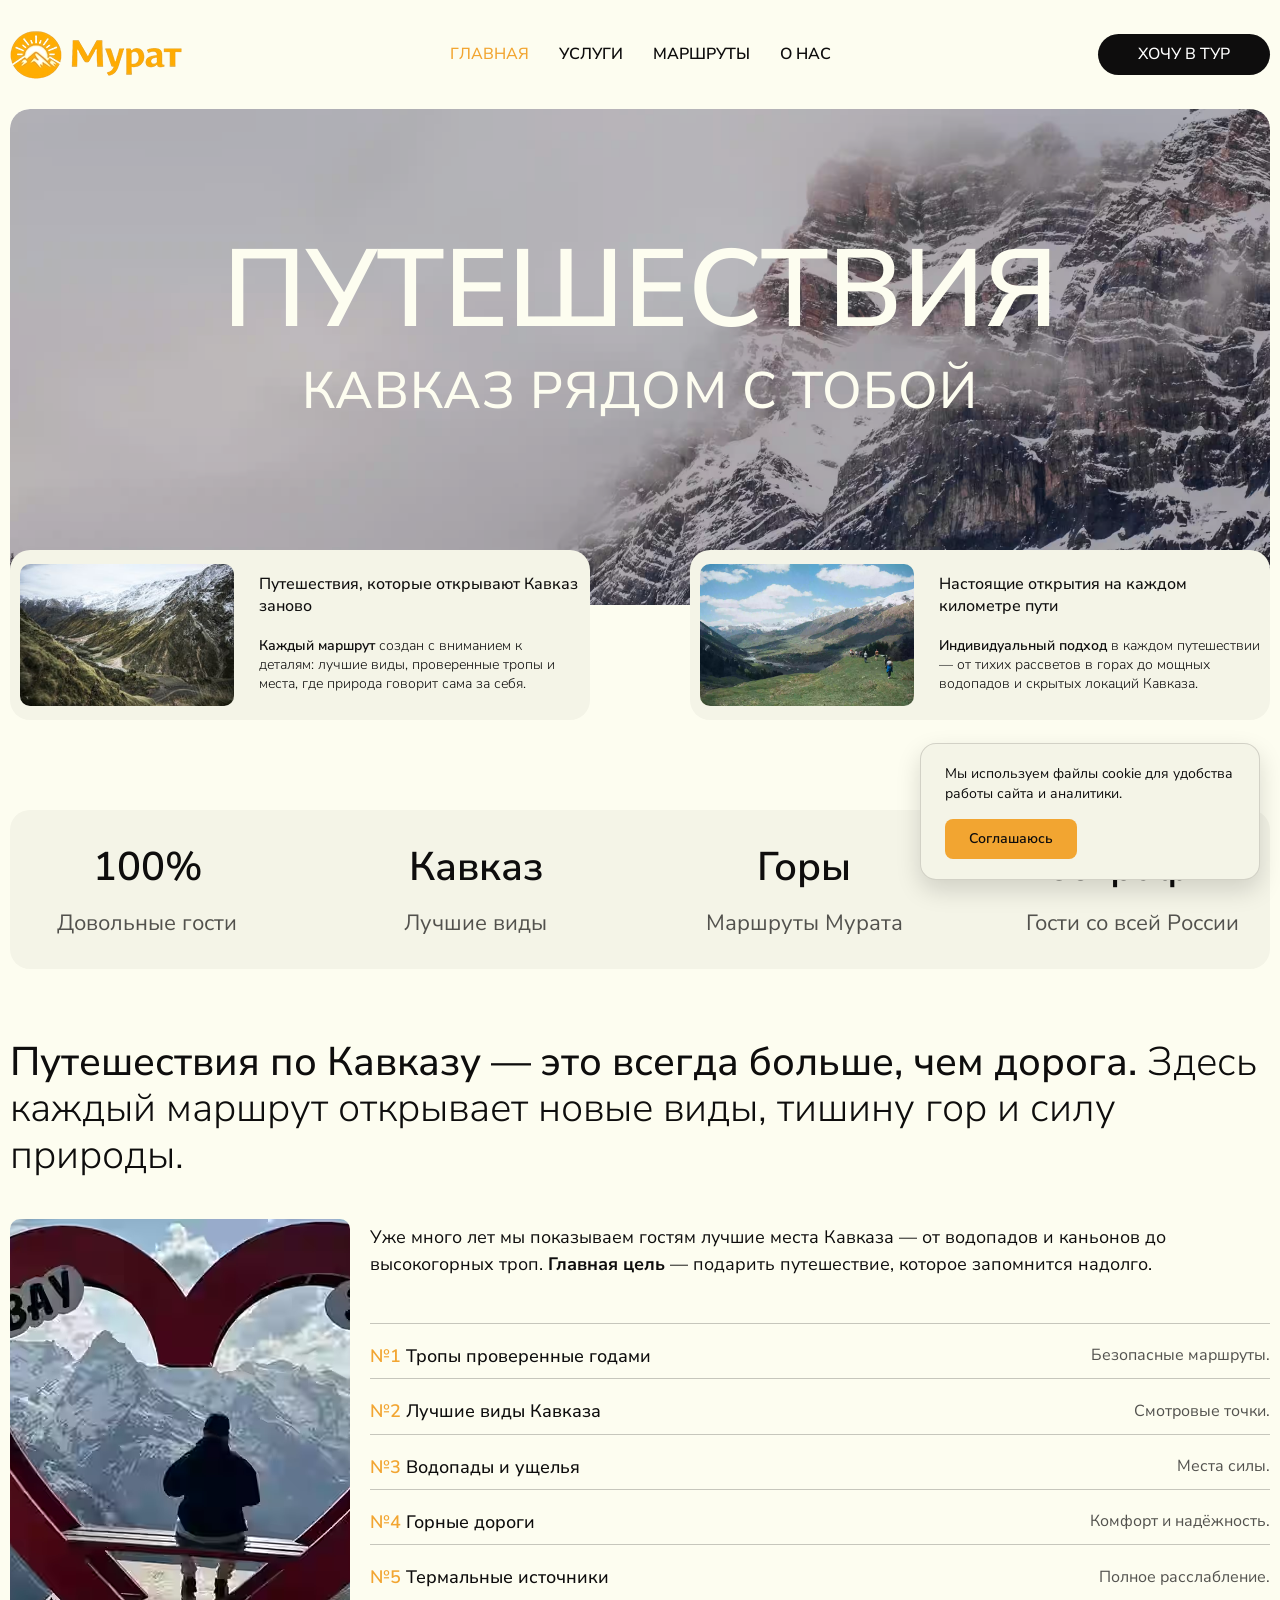
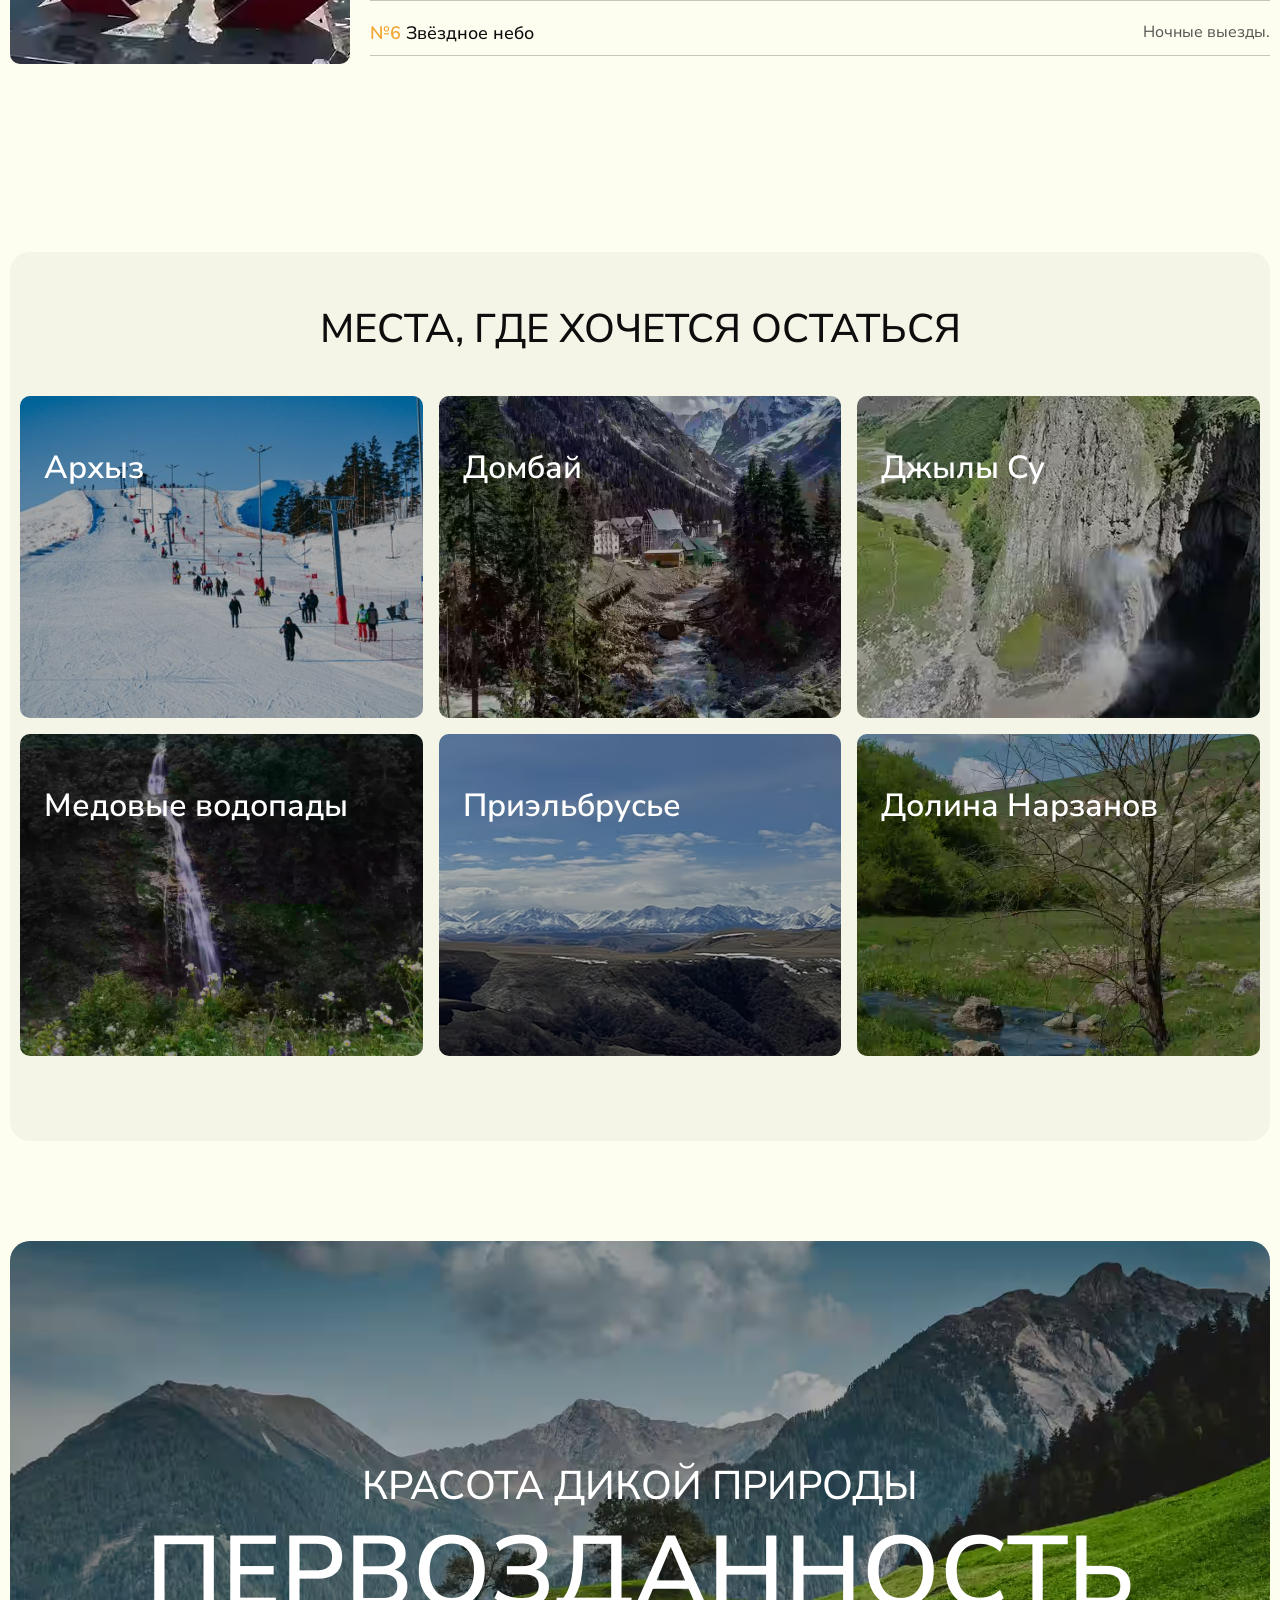
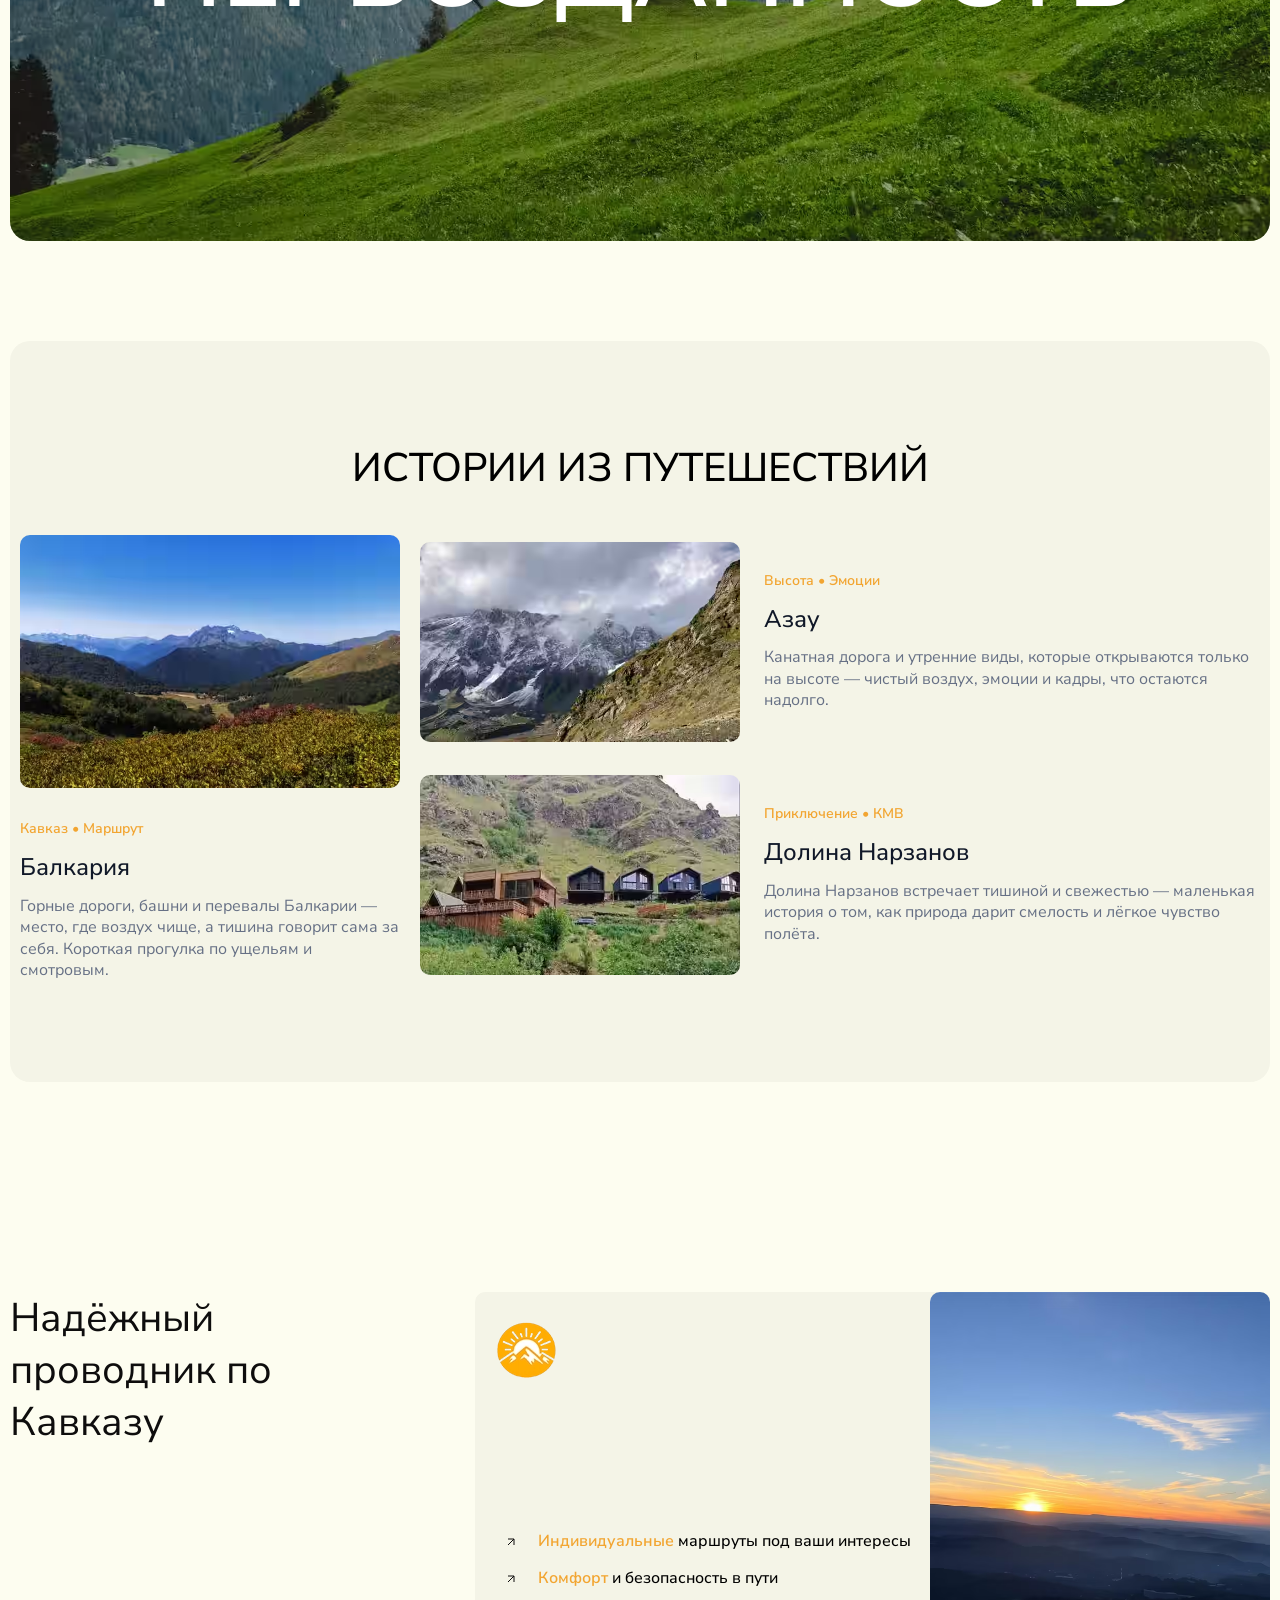
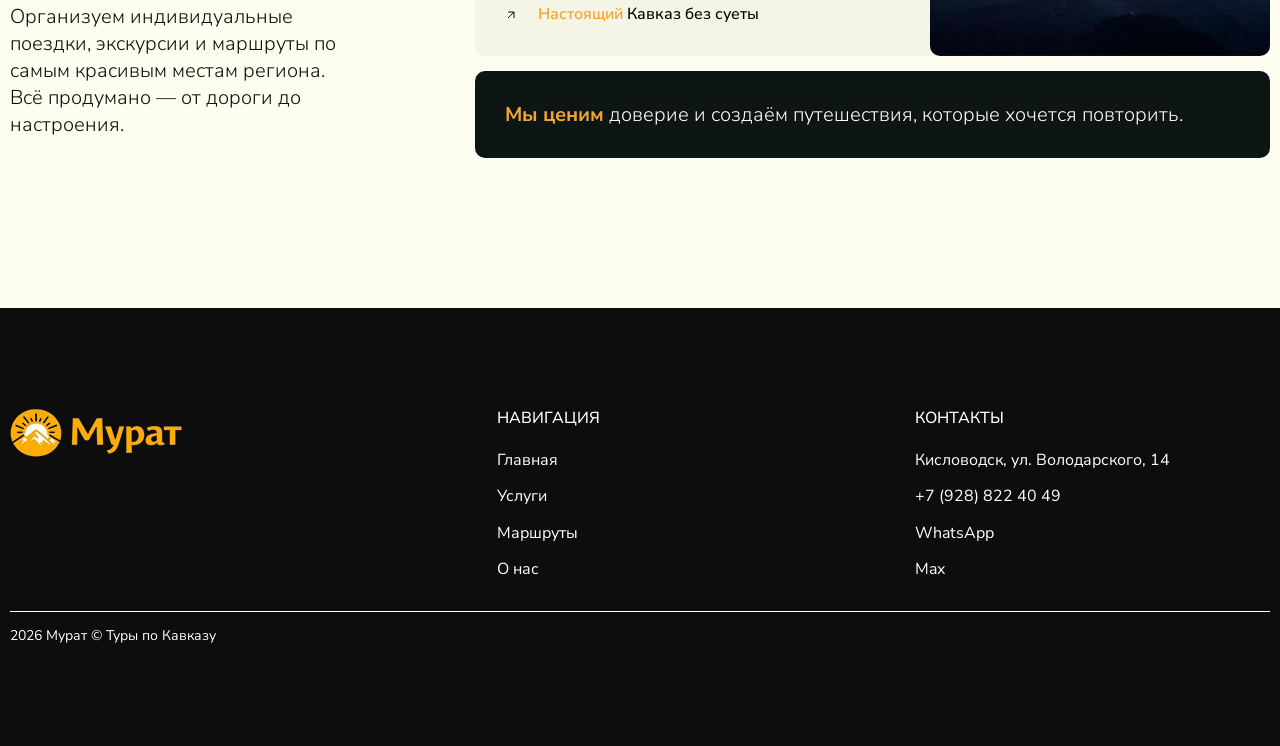
<file: index.html>
<!DOCTYPE html>
<html lang="ru">

<head>
  <meta charset="UTF-8">
  <meta name="viewport" content="width=device-width, initial-scale=1.0">
  <title>Экскурсии по Кавказу с Муратом</title>
  <script type="text/javascript">
    (function (m, e, t, r, i, k, a) {
      m[i] = m[i] || function () { (m[i].a = m[i].a || []).push(arguments) };
      m[i].l = 1 * new Date();
      for (var j = 0; j < document.scripts.length; j++) { if (document.scripts[j].src === r) { return; } }
      k = e.createElement(t), a = e.getElementsByTagName(t)[0], k.async = 1, k.src = r, a.parentNode.insertBefore(k, a)
    })(window, document, 'script', 'https://mc.yandex.ru/metrika/tag.js?id=114121882', 'ym');

    ym(114121882, 'init', { ssr: true, webvisor: true, clickmap: true, referrer: document.referrer, url: location.href, accurateTrackBounce: true, trackLinks: true });
  </script>
  <noscript>
    <div><img src="https://mc.yandex.ru/watch/114121882" style="position:absolute; left:-9999px;" alt="" /></div>
  </noscript>
  <link rel="stylesheet" href="css/reset.css">
  <link rel="stylesheet" href="css/style.css">
  <link rel="icon" type="image/svg+xml" href="images/favicon-car.svg" sizes="any">
</head>

<body>
  <header class="header" id="top">
    <div class="container">
      <div class="header__inner">
        <a href="#top" class="logo">
          <img src="images/logo.avif" alt="Логотип Мурат Туры" class="mlogo">
        </a>
        <nav class="menu">
          <button class="menu__btn">
            <span></span>
            <span></span>
            <span></span>
          </button>
          <ul class="menu__list">
            <li class="menu__item">
              <a href="index.html" class="menu__link menu__link--active">Главная</a>
            </li>
            <li class="menu__item">
              <a href="services.html" class="menu__link text--bold">Услуги</a>
            </li>
            <li class="menu__item">
              <a href="route.html" class="menu__link text--bold">Маршруты</a>
            </li>
            <li class="menu__item">
              <a href="about.html" class="menu__link text--bold">О нас</a>
            </li>
            <li class="menu__item menu__item--cta">
              <a href="#footer" class="menu__link">Позвонить</a>
            </li>
          </ul>
        </nav>
        <a class="header__contacts" href="#footer">Хочу в тур</a>
      </div>
    </div>
  </header>
  <main class="main">
    <section class="about">
      <div class="container-big">
        <div class="about__top">
          <h1 class="about__title">
            Путешествия
          </h1>
          <p class="about__text">
            Кавказ рядом с тобой
          </p>
        </div>
      </div>
      <div class="container">
        <div class="about__achievements">
          <div class="about__achievement">
            <div class="about__achievement-imgbox">
              <img src="images/plato.jpg" alt="" class="about__achievement-img">
            </div>
            <div class="about__achievement-content">
              <h4 class="about__achievement-title">
                Путешествия, которые открывают Кавказ заново
              </h4>
              <p class="about__achievement-text">
                <span class="text--bold">Каждый маршрут </span>создан с вниманием к
                деталям: лучшие виды, проверенные тропы и места,
                где природа говорит сама за себя.
              </p>
            </div>
          </div>
          <div class="about__achievement">
            <div class="about__achievement-imgbox">
              <img src="images/sazonov.avif" alt="" class="about__achievement-img">
            </div>
            <div class="about__achievement-content">
              <h4 class="about__achievement-title">
                Настоящие открытия на каждом километре пути
              </h4>
              <p class="about__achievement-text">
                <span class="text--bold">Индивидуальный подход </span>в каждом путешествии — от тихих рассветов в горах
                до мощных водопадов
                и скрытых локаций Кавказа.
              </p>
            </div>
          </div>
        </div>
        <dl class="about__stats">
          <div class="about__stats-item">
            <dt>100%</dt>
            <dd>Довольные гости</dd>
          </div>
          <div class="about__stats-item">
            <dt>Кавказ</dt>
            <dd>Лучшие виды</dd>
          </div>
          <div class="about__stats-item">
            <dt>Горы</dt>
            <dd>Маршруты Мурата</dd>
          </div>
          <div class="about__stats-item">
            <dt>География</dt>
            <dd>Гости со всей России</dd>
          </div>
        </dl>
        <p class="about__progress-text">
          <span>Путешествия по Кавказу — это всегда больше, чем дорога. </span>Здесь каждый маршрут открывает новые
          виды, тишину гор и силу природы.
        </p>
        <div class="about__progress-box">
          <img src="images/travcar.avif" alt="" class="about__progress-img">
          <div class="about__progress-tablebox">
            <p class="about__progress-boxtext">
              Уже много лет мы показываем гостям лучшие места Кавказа —
              от водопадов и каньонов до высокогорных троп.
              <span class="text--bold">Главная цель</span> — подарить путешествие, которое запомнится надолго.
            </p>
            <dl class="about__progress-table">
              <div class="about__progress-item">
                <dt><span>№1</span> Тропы проверенные годами</dt>
                <dd>Безопасные маршруты.</dd>
              </div>
              <div class="about__progress-item">
                <dt><span>№2</span> Лучшие виды Кавказа</dt>
                <dd>Смотровые точки.</dd>
              </div>
              <div class="about__progress-item">
                <dt><span>№3</span> Водопады и ущелья</dt>
                <dd>Места силы.</dd>
              </div>
              <div class="about__progress-item">
                <dt><span>№4</span> Горные дороги</dt>
                <dd>Комфорт и надёжность.</dd>
              </div>
              <div class="about__progress-item">
                <dt><span>№5</span> Термальные источники</dt>
                <dd>Полное расслабление.</dd>
              </div>
              <div class="about__progress-item">
                <dt><span>№6</span> Звёздное небо</dt>
                <dd>Ночные выезды.</dd>
              </div>
            </dl>
          </div>
        </div>
      </div>
    </section>
    <section class="products">
      <div class="container-big">
        <div class="products__wrapper">
          <div class="container">
            <div class="products__inner">
              <h2 class="products__title">
                Места, где хочется остаться
              </h2>
              <div class="products__list">
                <div class="products__item" style="background-image: url(images/ark.jpg);">
                  <h3 class="products__item-title">Архыз</h3>
                </div>
                <div class="products__item" style="background-image: url(images/domb.avif);">
                  <h3 class="products__item-title">Домбай</h3>
                </div>
                <div class="products__item" style="background-image: url(images/dzhily-su-tour.avif);">
                  <h3 class="products__item-title">Джылы Су</h3>
                </div>
                <div class="products__item" style="background-image: url(images/med.avif);">
                  <h3 class="products__item-title">Медовые водопады</h3>
                </div>
                <div class="products__item" style="background-image: url(images/prielbrusye-main.avif);">
                  <h3 class="products__item-title">Приэльбрусье</h3>
                </div>
                <div class="products__item" style="background-image: url(images/dol.avif);">
                  <h3 class="products__item-title">Долина Нарзанов</h3>
                </div>
              </div>
            </div>
          </div>
        </div>
      </div>
    </section>
    <div class="slogan">
      <div class="container-big">
        <div class="slogan__img-block">
          <img src="images/pervo.avif" alt="" class="slogan__img">
          <div class="slogan__content">
            <p class="slogan__text">Красота дикой природы</p>
            <p class="slogan__title">Первозданность</p>
          </div>
        </div>
      </div>
    </div>

    <section class="blog">
      <div class="container-big">
        <div class="blog__wrapper">
          <div class="container">
            <h2 class="blog__title">
              Истории из путешествий
            </h2>
            <div class="blog__items">
              <div class="blog__item-big">
                <img src="images/balk.avif" alt="" class="blog__item-img blog__big">
                <div class="blog__item-box">
                  <div class="blog__item-info">Кавказ • Маршрут</div>
                  <h4 class="blog__item-title">Балкария</h4>
                  <p class="blog__item-text">
                    Горные дороги, башни и перевалы Балкарии — место, где воздух чище, а тишина говорит сама за себя.
                    Короткая прогулка по ущельям и смотровым.
                  </p>
                </div>
              </div>
              <div class="blog__item-small">
                <img src="images/aza.avif" alt="" class="blog__item-img blog__small">
                <div class="blog__item-box">
                  <div class="blog__item-info">Высота • Эмоции</div>
                  <h4 class="blog__item-title">Азау</h4>
                  <p class="blog__item-text">
                    Канатная дорога и утренние виды, которые открываются только на высоте — чистый воздух, эмоции и
                    кадры, что остаются надолго.
                  </p>
                </div>
              </div>
              <div class="blog__item-small">
                <img src="images/dolnarz.avif" alt="" class="blog__item-img blog__small">
                <div class="blog__item-box">
                  <div class="blog__item-info">Приключение • КМВ</div>
                  <h4 class="blog__item-title">Долина Нарзанов</h4>
                  <p class="blog__item-text">
                    Долина Нарзанов встречает тишиной и свежестью — маленькая история о том, как природа дарит смелость
                    и лёгкое чувство полёта.
                  </p>
                </div>
              </div>
            </div>
          </div>
        </div>
      </div>
    </section>

    <div class="partners">
      <div class="container">
        <div class="partners__inner">
          <div class="partners__info">
            <h3 class="partners__info-title">
              Надёжный проводник по Кавказу
            </h3>
            <p class="partners__info-text">
              Организуем индивидуальные поездки, экскурсии и маршруты по самым красивым местам региона.
              Всё продумано — от дороги до настроения.
            </p>
          </div>
          <div class="partners__box">
            <div class="partners__box-top">
              <ul class="partners__box-list">
                <li class="partners__box-item">
                  <span>Индивидуальные</span> маршруты под ваши интересы
                </li>
                <li class="partners__box-item">
                  <span>Комфорт</span> и безопасность в пути
                </li>
                <li class="partners__box-item">
                  <span>Настоящий</span> Кавказ без суеты
                </li>
              </ul>
              <img src="images/comfortable-transfer.avif" alt="" class="partners__box-img">
            </div>

            <p class="partners__box-text">
              <span>Мы ценим</span> доверие и создаём путешествия, которые хочется повторить.
            </p>
          </div>
        </div>
      </div>
    </div>

  </main>
  <footer class="footer" id="footer">
    <div class="container">
      <div class="footer__top">
        <a href="index.html" class="footer__logo">
          <img src="images/logo.avif" alt="" class="mlogo">
        </a>
        <div class="footer__element">
          <p class="footer__element-title">Навигация</p>
          <ul class="footer__list">
            <li class="footer__item">
              <a href="index.html" class="footer__link">Главная</a>
            </li>
            <li class="footer__item">
              <a href="services.html" class="footer__link">Услуги</a>
            </li>
            <li class="footer__item">
              <a href="route.html" class="footer__link">Маршруты</a>
            </li>
            <li class="footer__item">
              <a href="about.html" class="footer__link">О нас</a>
            </li>
          </ul>
        </div>
        <div class="footer__element">
          <p class="footer__element-title">Контакты</p>
          <ul class="footer__list">
            <li class="footer__item">
              <address class="footer__item-address">Кисловодск, ул. Володарского, 14</address>
            </li>
            <li class="footer__item">
              <a href="#" class="footer__link protected-phone">Показать телефон</a>
            </li>
            <li class="footer__item">
              <a href="#" class="footer__link protected-wa" target="_blank">WhatsApp</a>
            </li>
            <li class="footer__item">
              <a href="#" class="footer__link protected-max" target="_blank">Max</a>
            </li>
          </ul>
        </div>
      </div>
      <ul class="footer__bottom">
        <li class="footer__bottom-item">
          <p class="footer__copy">2026 Мурат © Туры по Кавказу</p>
        </li>
      </ul>
    </div>
  </footer>

  <script src="js/main.js"></script>
</body>

</html>
</file>
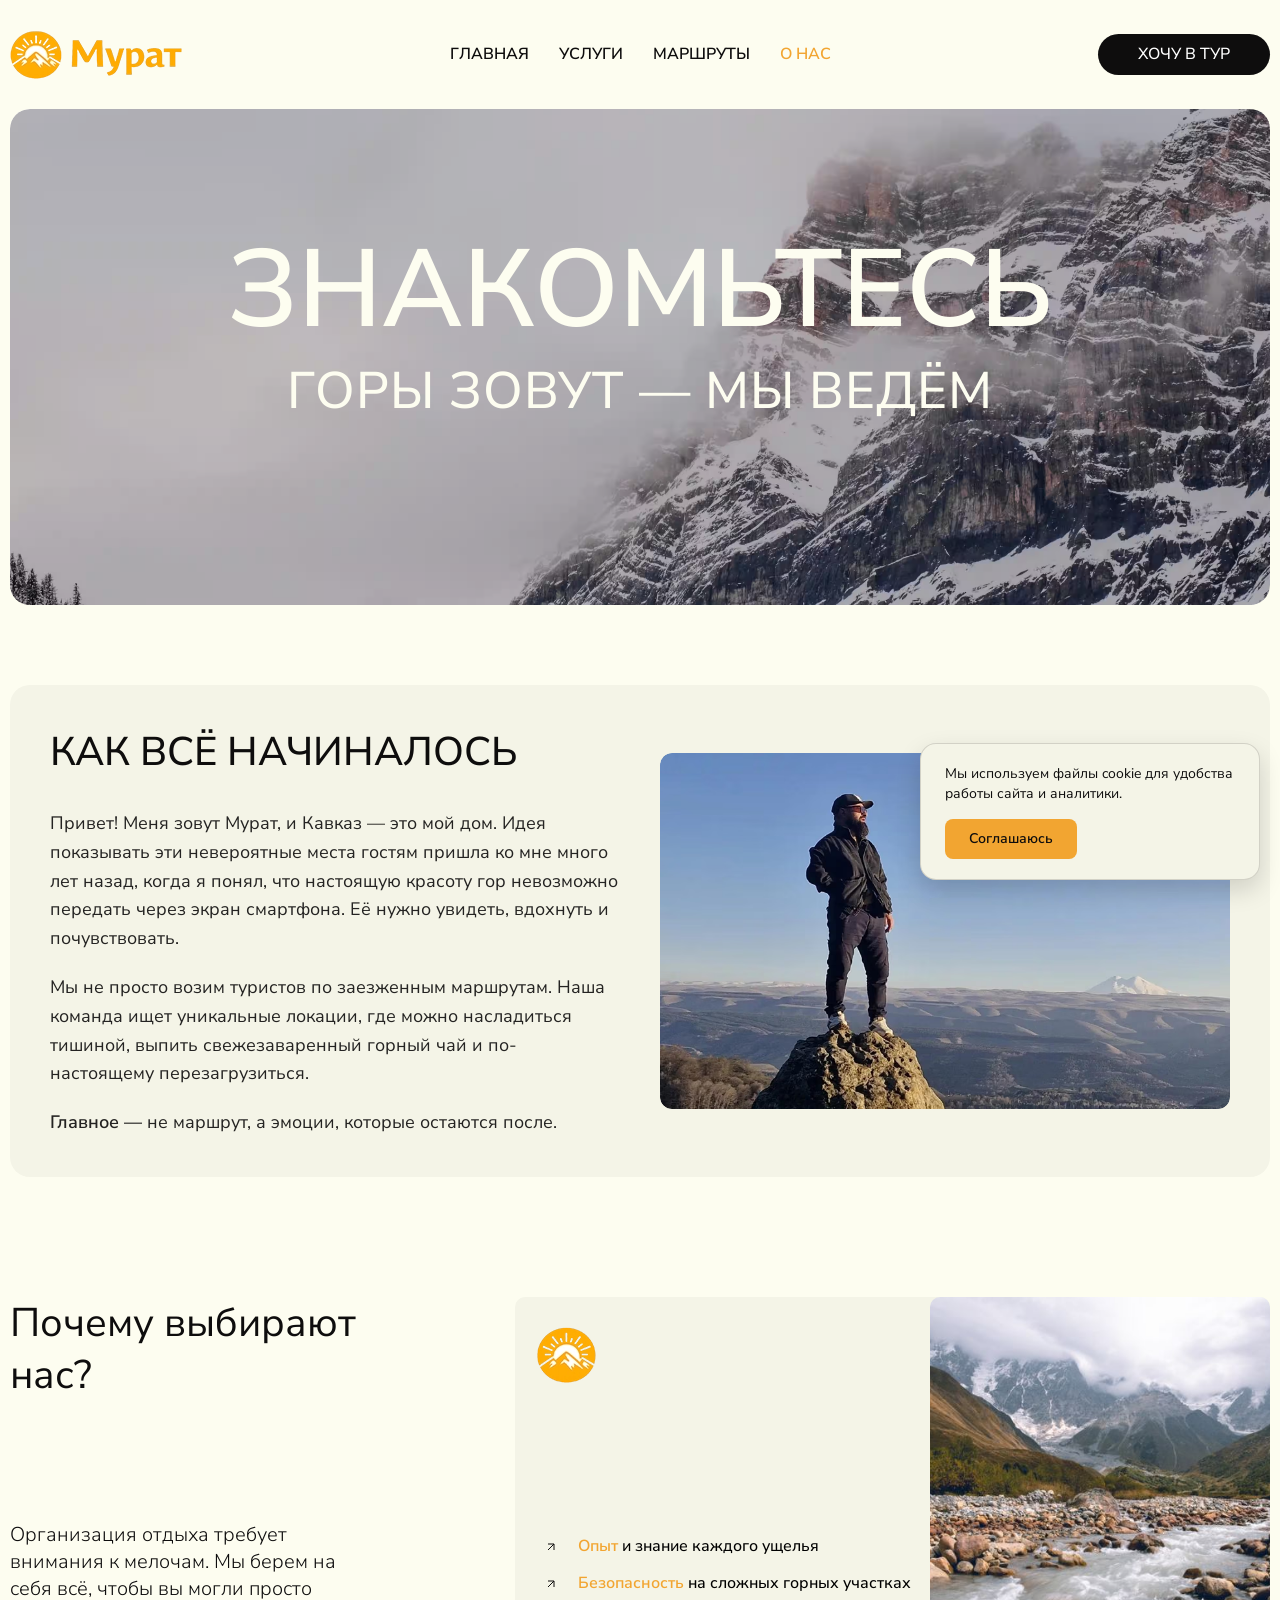
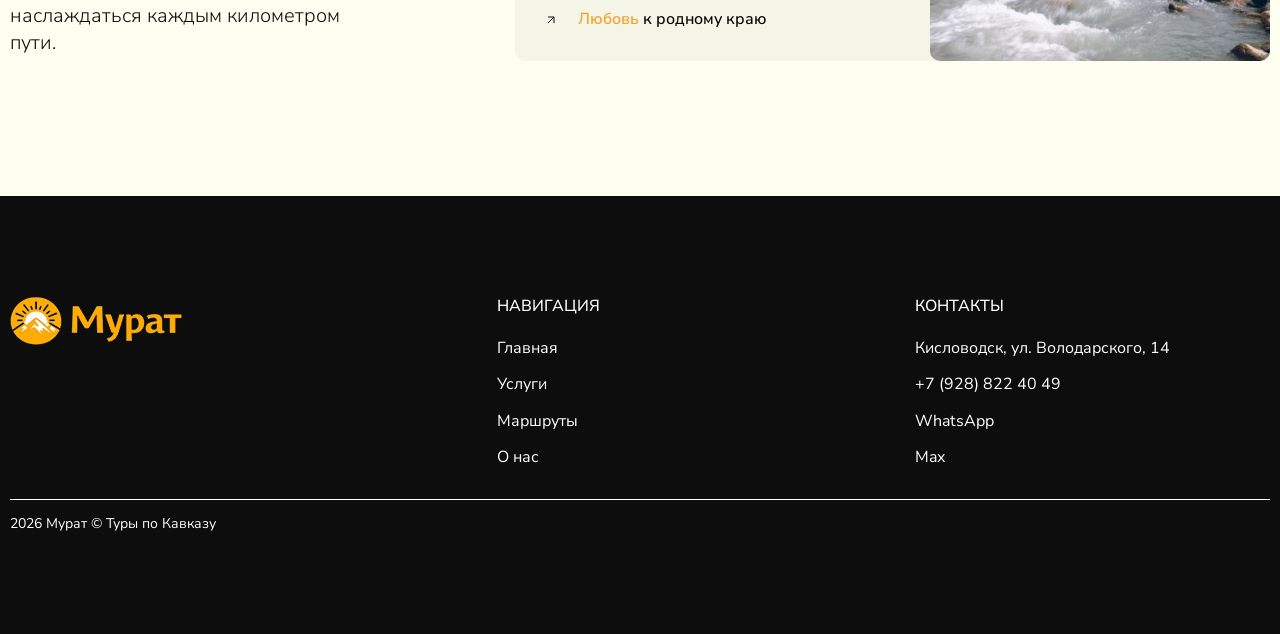
<file: about.html>
<!DOCTYPE html>
<html lang="ru">

<head>
  <meta charset="UTF-8">
  <meta name="viewport" content="width=device-width, initial-scale=1.0">
  <title>О нас | Экскурсии по Кавказу с Муратом</title>
  <script type="text/javascript">
    (function (m, e, t, r, i, k, a) {
      m[i] = m[i] || function () { (m[i].a = m[i].a || []).push(arguments) };
      m[i].l = 1 * new Date();
      for (var j = 0; j < document.scripts.length; j++) { if (document.scripts[j].src === r) { return; } }
      k = e.createElement(t), a = e.getElementsByTagName(t)[0], k.async = 1, k.src = r, a.parentNode.insertBefore(k, a)
    })(window, document, 'script', 'https://mc.yandex.ru/metrika/tag.js?id=114121882', 'ym');

    ym(114121882, 'init', { ssr: true, webvisor: true, clickmap: true, referrer: document.referrer, url: location.href, accurateTrackBounce: true, trackLinks: true });
  </script>
  <noscript>
    <div><img src="https://mc.yandex.ru/watch/114121882" style="position:absolute; left:-9999px;" alt="" /></div>
  </noscript>
  <link rel="stylesheet" href="css/reset.css">
  <link rel="stylesheet" href="css/style.css">
  <link rel="stylesheet" href="css/about.css">
  <link rel="icon" type="image/svg+xml" href="images/favicon-car.svg" sizes="any">
</head>

<body class="page-about">
  <header class="header">
    <div class="container">
      <div class="header__inner">
        <a href="index.html" class="logo">
          <img src="images/logo.avif" alt="Логотип" class="mlogo">
        </a>
        <nav class="menu">
          <button class="menu__btn">
            <span></span>
            <span></span>
            <span></span>
          </button>
          <ul class="menu__list">
            <li class="menu__item">
              <a href="index.html" class="menu__link text--bold">Главная</a>
            </li>
            <li class="menu__item">
              <a href="services.html" class="menu__link text--bold">Услуги</a>
            </li>
            <li class="menu__item">
              <a href="route.html" class="menu__link text--bold">Маршруты</a>
            </li>
            <li class="menu__item">
              <a href="about.html" class="menu__link menu__link--active text--bold">О нас</a>
            </li>
            <li class="menu__item menu__item--cta">
              <a href="#footer" class="menu__link">Позвонить</a>
            </li>
          </ul>
        </nav>
        <a class="header__contacts" href="#footer">Хочу в тур</a>
      </div>
    </div>
  </header>

  <main class="main">

    <section class="hero">
      <div class="container-big">
        <div class="about__top">
          <h1 class="about__title">Знакомьтесь</h1>
          <p class="about__text">Горы зовут — мы ведём</p>
        </div>
      </div>
    </section>

    <section class="about-story">
      <div class="container">
        <div class="about-story__inner">
          <div class="about-story__info">
            <h2 class="products__title about-story__title">
              Как всё начиналось
            </h2>
            <p class="about-story__text">
              Привет! Меня зовут Мурат, и Кавказ — это мой дом. Идея показывать эти невероятные места гостям пришла ко
              мне много лет назад, когда я понял, что настоящую красоту гор невозможно передать через экран смартфона.
              Её нужно увидеть, вдохнуть и почувствовать.
            </p>
            <p class="about-story__text">
              Мы не просто возим туристов по заезженным маршрутам. Наша команда ищет уникальные локации, где можно
              насладиться тишиной, выпить свежезаваренный горный чай и по-настоящему перезагрузиться.
            </p>
            <p class="about-story__text">
              <span class="text--bold">Главное —</span> не маршрут, а эмоции, которые остаются после.
            </p>
          </div>
          <div class="about-story__image-box">
            <img src="images/murat.avif" alt="Мурат на фоне гор Кавказа" class="about-story__img">
          </div>
        </div>
      </div>
    </section>

    <div class="partners about-values">
      <div class="container">
        <div class="partners__inner">
          <div class="partners__info">
            <h2 class="partners__info-title">
              Почему выбирают нас?
            </h2>
            <p class="partners__info-text">
              Организация отдыха требует внимания к мелочам. Мы берем на себя всё, чтобы вы могли просто наслаждаться
              каждым километром пути.
            </p>
          </div>
          <div class="partners__box">
            <div class="partners__box-top">
              <ul class="partners__box-list">
                <li class="partners__box-item">
                  <span>Опыт</span> и знание каждого ущелья
                </li>
                <li class="partners__box-item">
                  <span>Безопасность</span> на сложных горных участках
                </li>
                <li class="partners__box-item">
                  <span>Любовь</span> к родному краю
                </li>
              </ul>
              <img src="images/omas.jpg" alt="Виды гор" class="partners__box-img">
            </div>
          </div>
        </div>
      </div>
    </div>

  </main>

  <footer class="footer" id="footer">
    <div class="container">
      <div class="footer__top">
        <a href="index.html" class="footer__logo">
          <img src="images/logo.avif" alt="Логотип" class="mlogo">
        </a>
        <div class="footer__element">
          <p class="footer__element-title">Навигация</p>
          <ul class="footer__list">
            <li class="footer__item">
              <a href="index.html" class="footer__link">Главная</a>
            </li>
            <li class="footer__item">
              <a href="services.html" class="footer__link">Услуги</a>
            </li>
            <li class="footer__item">
              <a href="route.html" class="footer__link">Маршруты</a>
            </li>
            <li class="footer__item">
              <a href="about.html" class="footer__link">О нас</a>
            </li>
          </ul>
        </div>
        <div class="footer__element">
          <p class="footer__element-title">Контакты</p>
          <ul class="footer__list">
            <li class="footer__item">
              <address class="footer__item-address">Кисловодск, ул. Володарского, 14</address>
            </li>
            <li class="footer__item">
              <a href="#" class="footer__link protected-phone">Показать телефон</a>
            </li>
            <li class="footer__item">
              <a href="#" class="footer__link protected-wa" target="_blank">WhatsApp</a>
            </li>
            <li class="footer__item">
              <a href="#" class="footer__link protected-max" target="_blank">Max</a>
            </li>
          </ul>
        </div>
      </div>
      <ul class="footer__bottom">
        <li class="footer__bottom-item">
          <p class="footer__copy">2026 Мурат © Туры по Кавказу</p>
        </li>
      </ul>
    </div>
  </footer>

  <script src="js/main.js"></script>
</body>

</html>
</file>
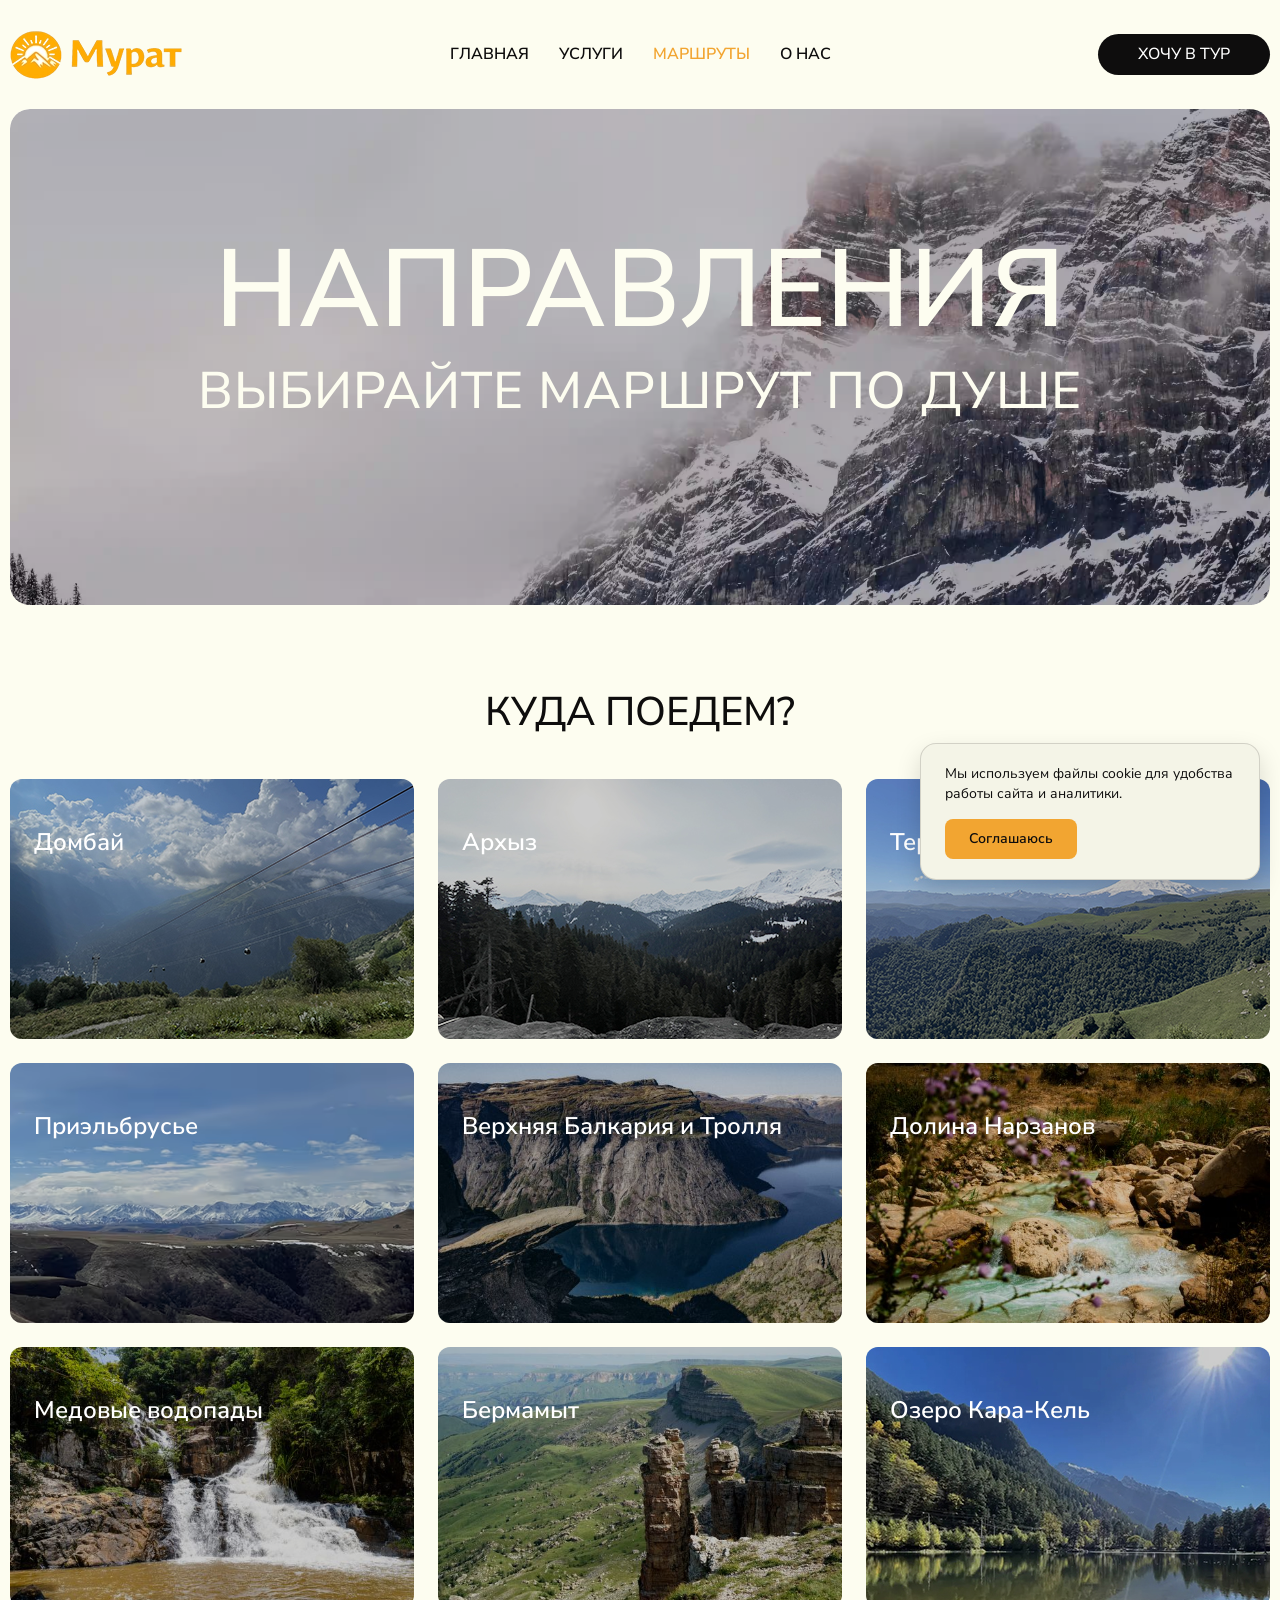
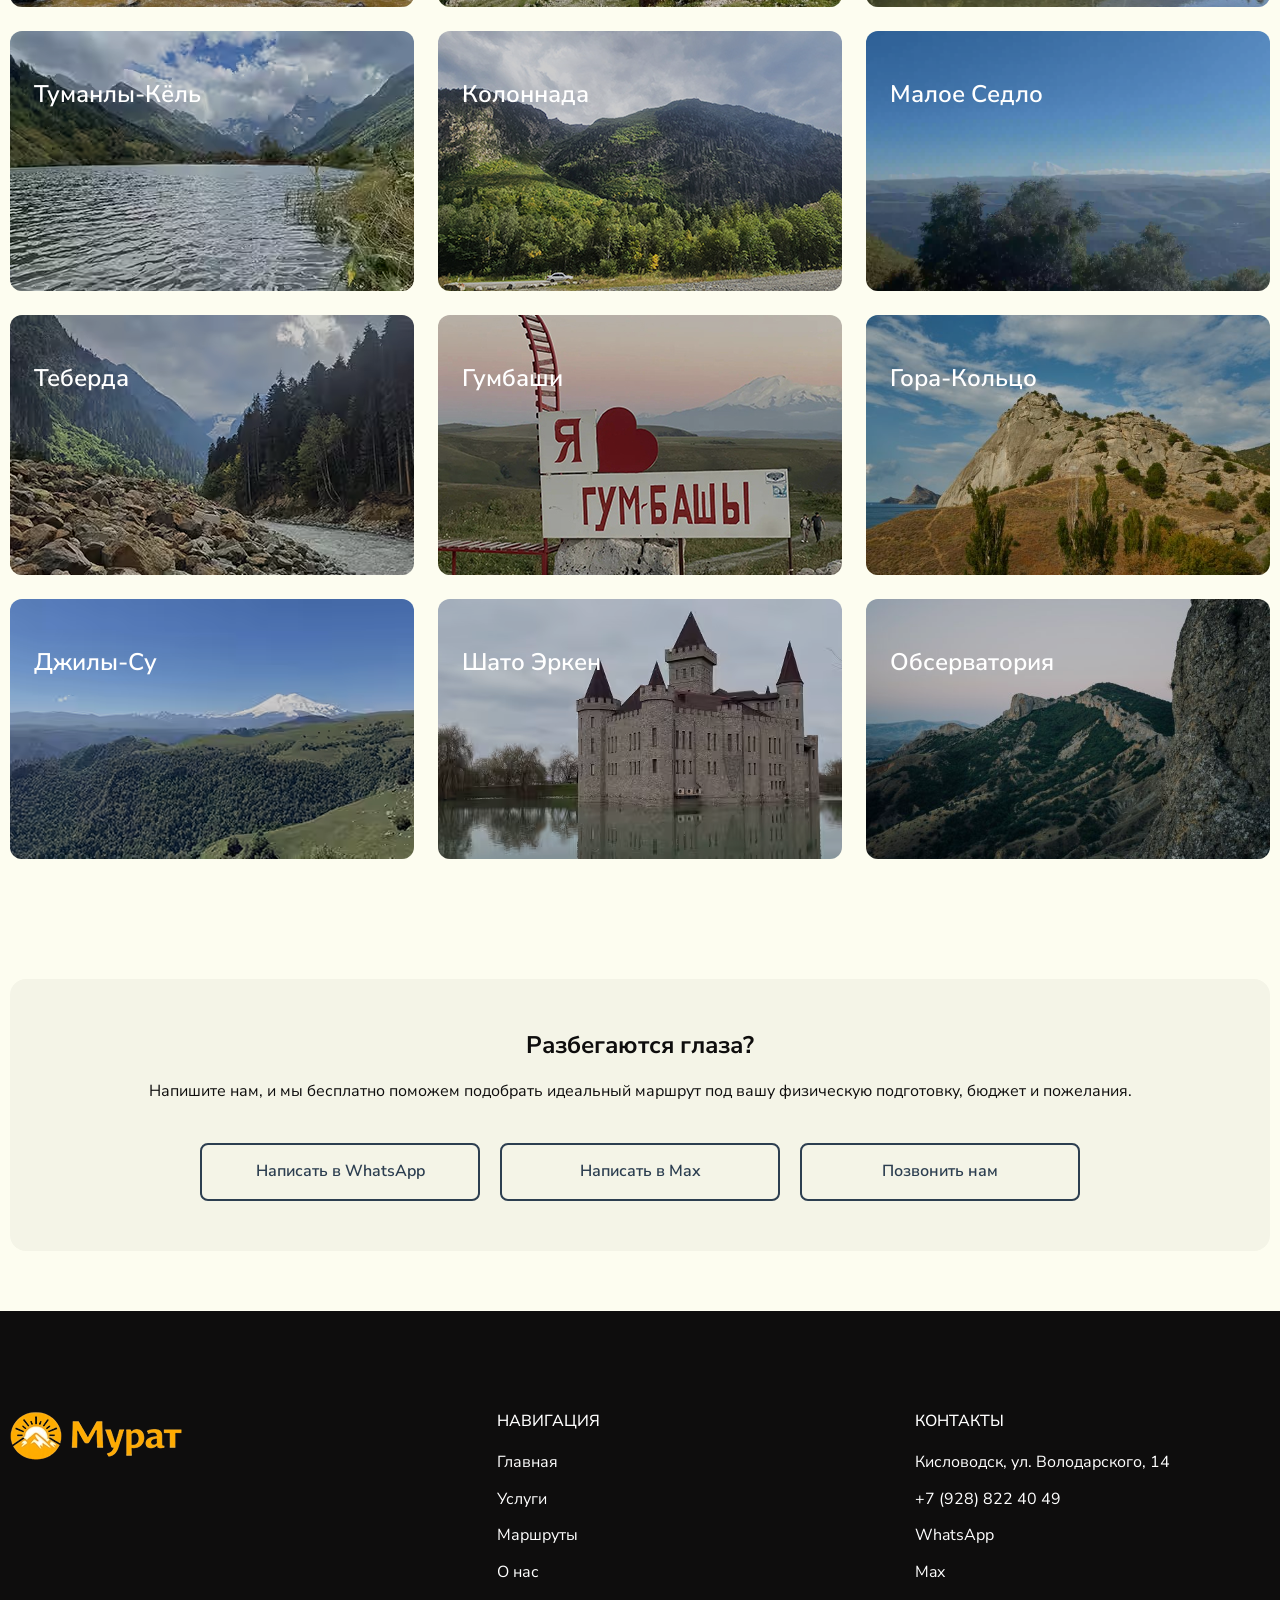
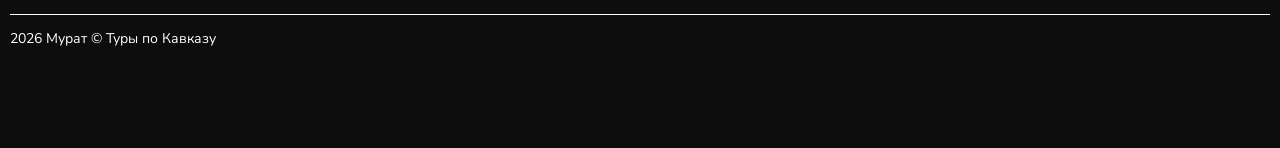
<file: route.html>
<!doctype html>
<html lang="ru">

<head>
  <meta charset="UTF-8">
  <meta name="viewport" content="width=device-width, initial-scale=1.0">
  <title>Маршруты и Цены | Экскурсии по Кавказу с Муратом</title>
  <script type="text/javascript">
    (function (m, e, t, r, i, k, a) {
      m[i] = m[i] || function () { (m[i].a = m[i].a || []).push(arguments) };
      m[i].l = 1 * new Date();
      for (var j = 0; j < document.scripts.length; j++) { if (document.scripts[j].src === r) { return; } }
      k = e.createElement(t), a = e.getElementsByTagName(t)[0], k.async = 1, k.src = r, a.parentNode.insertBefore(k, a)
    })(window, document, 'script', 'https://mc.yandex.ru/metrika/tag.js?id=114121882', 'ym');

    ym(114121882, 'init', { ssr: true, webvisor: true, clickmap: true, referrer: document.referrer, url: location.href, accurateTrackBounce: true, trackLinks: true });
  </script>
  <noscript>
    <div><img src="https://mc.yandex.ru/watch/114121882" style="position:absolute; left:-9999px;" alt=""></div>
  </noscript>
  <link rel="stylesheet" href="css/reset.css">
  <link rel="stylesheet" href="css/style.css">
  <link rel="stylesheet" href="css/route.css">
  <link rel="icon" type="image/svg+xml" href="images/favicon-car.svg" sizes="any">
</head>

<body class="page-route">
  <header class="header">
    <div class="container">
      <div class="header__inner">
        <a href="index.html" class="logo">
          <img src="images/logo.avif" alt="Логотип" class="mlogo">
        </a>
        <nav class="menu">
          <button class="menu__btn">
            <span></span>
            <span></span>
            <span></span>
          </button>
          <ul class="menu__list">
            <li class="menu__item">
              <a href="index.html" class="menu__link text--bold">Главная</a>
            </li>
            <li class="menu__item">
              <a href="services.html" class="menu__link text--bold">Услуги</a>
            </li>
            <li class="menu__item">
              <a href="route.html" class="menu__link menu__link--active text--bold">Маршруты</a>
            </li>
            <li class="menu__item">
              <a href="about.html" class="menu__link text--bold">О нас</a>
            </li>
            <li class="menu__item menu__item--cta">
              <a href="#footer" class="menu__link">Позвонить</a>
            </li>
          </ul>
        </nav>
        <a class="header__contacts" href="#footer">Хочу в тур</a>
      </div>
    </div>
  </header>

  <main class="main">
    <section class="hero">
      <div class="container-big">
        <div class="about__top">
          <h1 class="about__title">Направления</h1>
          <p class="about__text">Выбирайте маршрут по душе</p>
        </div>
      </div>
    </section>

    <section class="routes-section">
      <div class="container route-content-container">
        <h2 class="products__title">Куда поедем?</h2>
        <div class="route-grid">
          <div class="route-card" style="background-image: url(images/dombay.jpg)">
            <div class="route-card__content">
              <h3 class="route-card__title">Домбай</h3>
            </div>
          </div>

          <div class="route-card" style="background-image: url(images/arkhyz.jpg)">
            <div class="route-card__content">
              <h3 class="route-card__title">Архыз</h3>
            </div>
          </div>

          <div class="route-card" style="background-image: url(images/jily-su.jpg)">
            <div class="route-card__content">
              <h3 class="route-card__title">Термальные ванны</h3>
            </div>
          </div>

          <div class="route-card" style="background-image: url(images/prielbrusye-main.avif)">
            <div class="route-card__content">
              <h3 class="route-card__title">Приэльбрусье</h3>
            </div>
          </div>

          <div class="route-card" style="background-image: url(images/faketrolltunga.jpg)">
            <div class="route-card__content">
              <h3 class="route-card__title">Верхняя Балкария и Тролля</h3>
            </div>
          </div>

          <div class="route-card" style="background-image: url(images/fakenarzanmineralspring.jpg)">
            <div class="route-card__content">
              <h3 class="route-card__title">Долина Нарзанов</h3>
            </div>
          </div>

          <div class="route-card" style="background-image: url(images/fakehoneywaterfalls.jpg)">
            <div class="route-card__content">
              <h3 class="route-card__title">Медовые водопады</h3>
            </div>
          </div>

          <div class="route-card" style="background-image: url(images/fakebermamytplateau.jpg)">
            <div class="route-card__content">
              <h3 class="route-card__title">Бермамыт</h3>
            </div>
          </div>

          <div class="route-card" style="background-image: url(images/ozero-kara-kel.jpg)">
            <div class="route-card__content">
              <h3 class="route-card__title">Озеро Кара-Кель</h3>
            </div>
          </div>

          <div class="route-card" style="background-image: url(images/smoke_lake.avif)">
            <div class="route-card__content">
              <h3 class="route-card__title">Туманлы-Кёль</h3>
            </div>
          </div>

          <div class="route-card" style="background-image: url(images/teberda.jpg)">
            <div class="route-card__content">
              <h3 class="route-card__title">Колоннада</h3>
            </div>
          </div>

          <div class="route-card" style="background-image: url(images/malsedlo.avif)">
            <div class="route-card__content">
              <h3 class="route-card__title">Малое Седло</h3>
            </div>
          </div>

          <div class="route-card" style="background-image: url(images/teberda.avif)">
            <div class="route-card__content">
              <h3 class="route-card__title">Теберда</h3>
            </div>
          </div>

          <div class="route-card" style="background-image: url(images/gumbashi.jpg)">
            <div class="route-card__content">
              <h3 class="route-card__title">Гумбаши</h3>
            </div>
          </div>

          <div class="route-card" style="background-image: url(images/fakekislovodskrock.jpg)">
            <div class="route-card__content">
              <h3 class="route-card__title">Гора-Кольцо</h3>
            </div>
          </div>

          <div class="route-card" style="background-image: url(images/djili-su.avif)">
            <div class="route-card__content">
              <h3 class="route-card__title">Джилы-Су</h3>
            </div>
          </div>

          <div class="route-card" style="background-image: url(images/castleonwater.avif)">
            <div class="route-card__content">
              <h3 class="route-card__title">Шато Эркен</h3>
            </div>
          </div>

          <div class="route-card" style="background-image: url(images/fakeshatdzhadmazmountain.jpg)">
            <div class="route-card__content">
              <h3 class="route-card__title">Обсерватория</h3>
            </div>
          </div>
        </div>
      </div>
    </section>

    <section class="container">
      <div class="route-cta">
        <h2 class="cta-title">Разбегаются глаза?</h2>
        <p class="cta-subtitle">
          Напишите нам, и мы бесплатно поможем подобрать идеальный маршрут под
          вашу физическую подготовку, бюджет и пожелания.
        </p>

        <div class="cta-actions">
          <a href="#" class="cta-btn protected-wa" target="_blank">Написать в WhatsApp</a>
          <a href="#" class="cta-btn protected-max" target="_blank">Написать в Max</a>
          <a href="#" class="cta-btn protected-phone">Позвонить нам</a>
        </div>
      </div>
    </section>
  </main>

  <footer class="footer" id="footer">
    <div class="container">
      <div class="footer__top">
        <a href="index.html" class="footer__logo">
          <img src="images/logo.avif" alt="Логотип" class="mlogo">
        </a>
        <div class="footer__element">
          <p class="footer__element-title">Навигация</p>
          <ul class="footer__list">
            <li class="footer__item">
              <a href="index.html" class="footer__link">Главная</a>
            </li>
            <li class="footer__item">
              <a href="services.html" class="footer__link">Услуги</a>
            </li>
            <li class="footer__item">
              <a href="route.html" class="footer__link">Маршруты</a>
            </li>
            <li class="footer__item">
              <a href="about.html" class="footer__link">О нас</a>
            </li>
          </ul>
        </div>
        <div class="footer__element">
          <p class="footer__element-title">Контакты</p>
          <ul class="footer__list">
            <li class="footer__item">
              <address class="footer__item-address">
                Кисловодск, ул. Володарского, 14
              </address>
            </li>
            <li class="footer__item">
              <a href="#" class="footer__link protected-phone">Показать телефон</a>
            </li>
            <li class="footer__item">
              <a href="#" class="footer__link protected-wa" target="_blank">WhatsApp</a>
            </li>
            <li class="footer__item">
              <a href="#" class="footer__link protected-max" target="_blank">Max</a>
            </li>
          </ul>
        </div>
      </div>
      <ul class="footer__bottom">
        <li class="footer__bottom-item">
          <p class="footer__copy">2026 Мурат © Туры по Кавказу</p>
        </li>
      </ul>
    </div>
  </footer>

  <script src="js/main.js"></script>
</body>

</html>
</file>
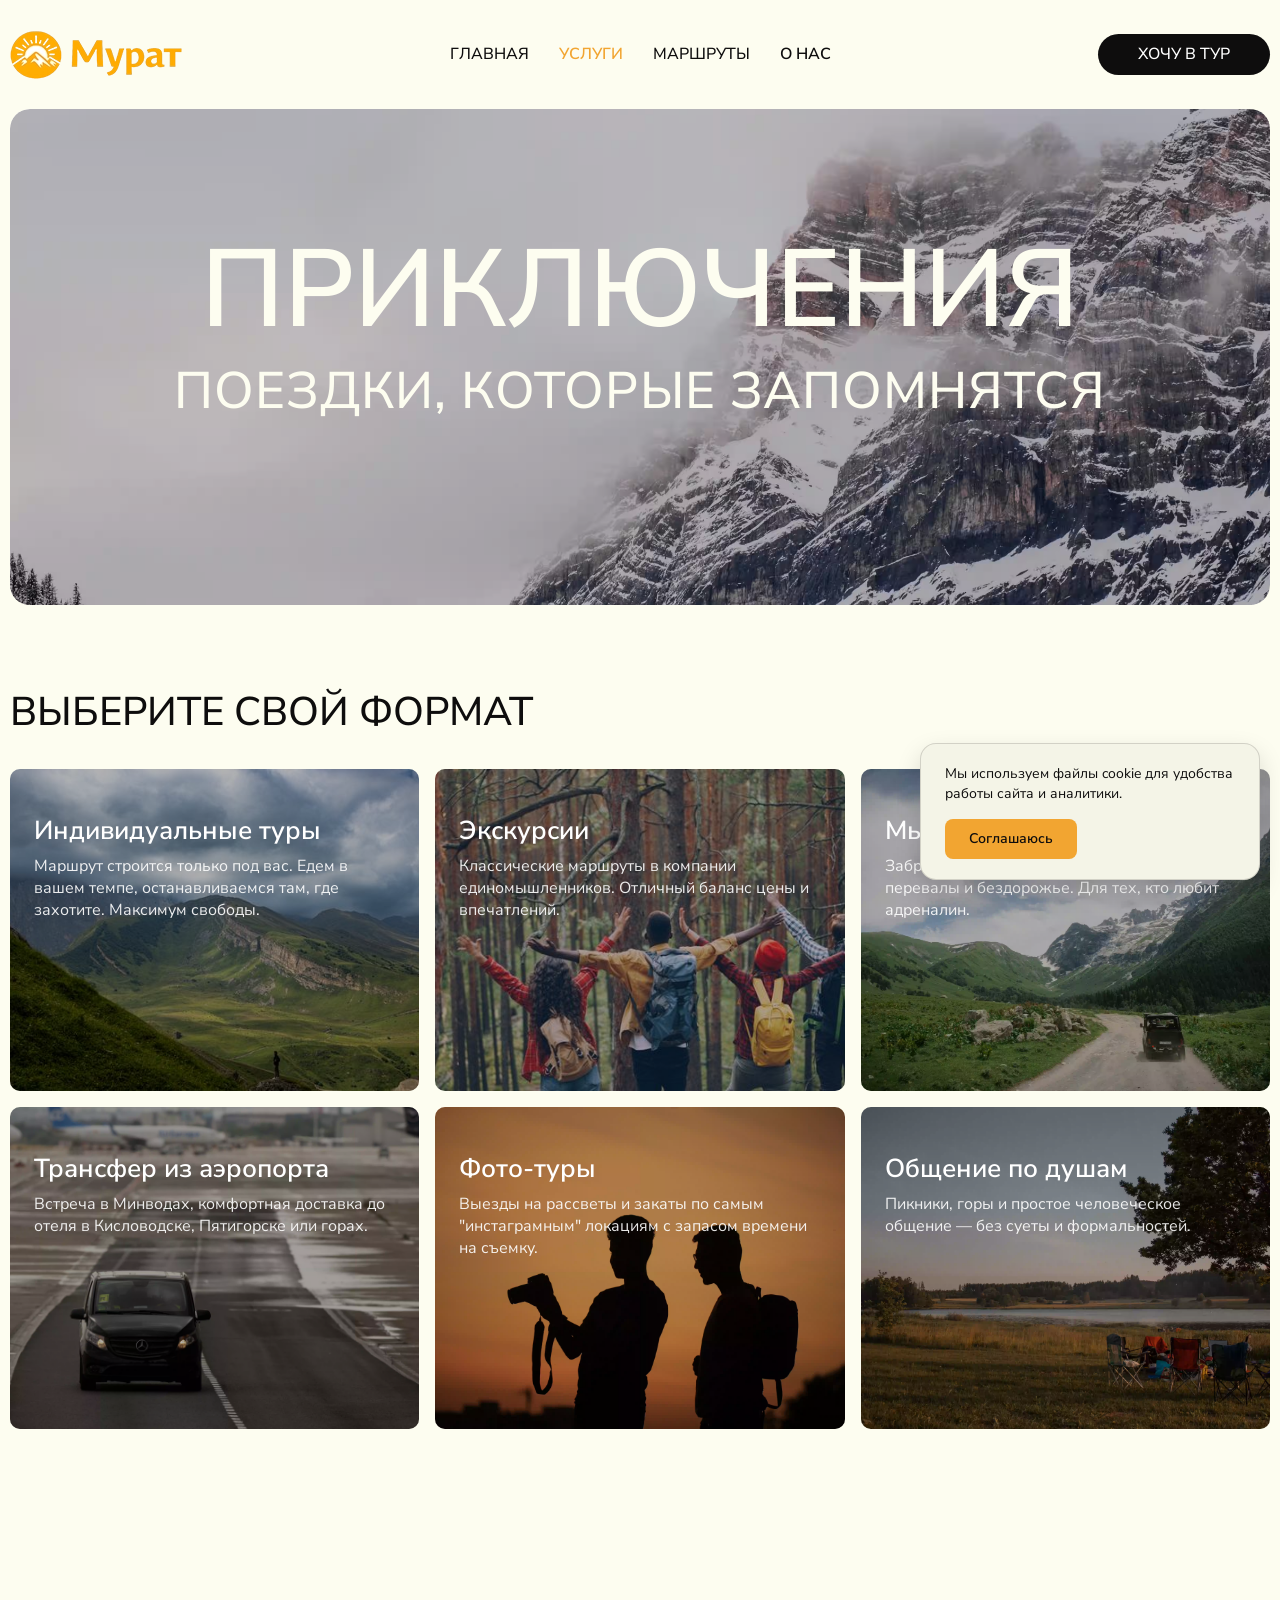
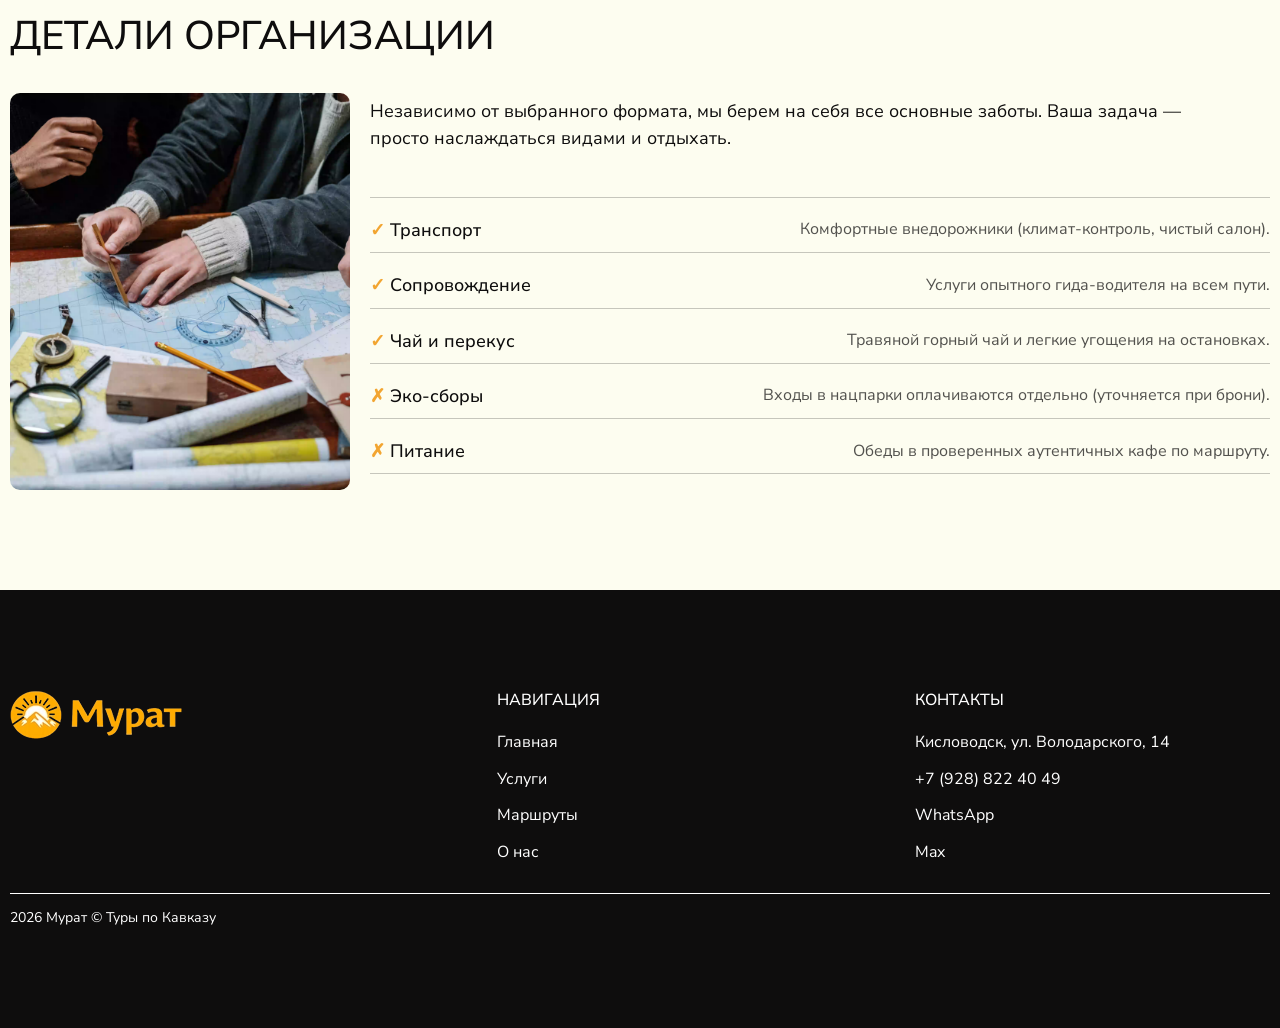
<file: services.html>
<!DOCTYPE html>
<html lang="ru">

<head>
  <meta charset="UTF-8">
  <meta name="viewport" content="width=device-width, initial-scale=1.0">
  <title>Услуги | Экскурсии по Кавказу с Муратом</title>
  <script type="text/javascript">
    (function (m, e, t, r, i, k, a) {
      m[i] = m[i] || function () { (m[i].a = m[i].a || []).push(arguments) };
      m[i].l = 1 * new Date();
      for (var j = 0; j < document.scripts.length; j++) { if (document.scripts[j].src === r) { return; } }
      k = e.createElement(t), a = e.getElementsByTagName(t)[0], k.async = 1, k.src = r, a.parentNode.insertBefore(k, a)
    })(window, document, 'script', 'https://mc.yandex.ru/metrika/tag.js?id=114121882', 'ym');

    ym(114121882, 'init', { ssr: true, webvisor: true, clickmap: true, referrer: document.referrer, url: location.href, accurateTrackBounce: true, trackLinks: true });
  </script>
  <noscript>
    <div><img src="https://mc.yandex.ru/watch/114121882" style="position:absolute; left:-9999px;" alt="" /></div>
  </noscript>
  <link rel="stylesheet" href="css/reset.css">
  <link rel="stylesheet" href="css/style.css">
  <link rel="stylesheet" href="css/services.css">
  <link rel="icon" type="image/svg+xml" href="images/favicon-car.svg" sizes="any">
</head>

<body class="page-services">
  <header class="header">
    <div class="container">
      <div class="header__inner">
        <a href="index.html" class="logo">
          <img src="images/logo.avif" alt="Логотип" class="mlogo">
        </a>
        <nav class="menu">
          <button class="menu__btn">
            <span></span>
            <span></span>
            <span></span>
          </button>
          <ul class="menu__list">
            <li class="menu__item">
              <a href="index.html" class="menu__link">Главная</a>
            </li>
            <li class="menu__item">
              <a href="services.html" class="menu__link menu__link--active text--bold">Услуги</a>
            </li>
            <li class="menu__item">
              <a href="route.html" class="menu__link">Маршруты</a>
            </li>
            <li class="menu__item">
              <a href="about.html" class="menu__link text--bold">О нас</a>
            </li>
            <li class="menu__item menu__item--cta">
              <a href="#footer" class="menu__link">Позвонить</a>
            </li>
          </ul>
        </nav>
        <a class="header__contacts" href="#footer">Хочу в тур</a>
      </div>
    </div>
  </header>

  <main class="main">

    <section class="hero">
      <div class="container-big">
        <div class="about__top">
          <h1 class="about__title">
            Приключения
          </h1>
          <p class="about__text">
            Поездки, которые запомнятся
          </p>
        </div>
      </div>
    </section>

    <section class="products about">
      <div class="container services-content-container">
        <div class="products__inner">
          <h2 class="products__title">
            Выберите свой формат
          </h2>
          <div class="products__list">
            <div class="products__item" style="background-image: url(images/indivTour.jpg);">
              <h3 class="products__item-title">Индивидуальные туры</h3>
              <p class="services-card-description">
                Маршрут строится только под вас. Едем в вашем темпе, останавливаемся там, где захотите. Максимум
                свободы.
              </p>
            </div>
            <div class="products__item" style="background-image: url(images/group.jpg);">
              <h3 class="products__item-title">Экскурсии</h3>
              <p class="services-card-description">
                Классические маршруты в компании единомышленников. Отличный баланс цены и впечатлений.
              </p>
            </div>
            <div class="products__item" style="background-image: url(images/djeep.avif);">
              <h3 class="products__item-title">Мы едем туда, где нет связи</h3>
              <p class="services-card-description">
                Заброски в труднодоступные ущелья, перевалы и бездорожье. Для тех, кто любит адреналин.
              </p>
            </div>
            <div class="products__item" style="background-image: url(images/airp.avif);">
              <h3 class="products__item-title">Трансфер из аэропорта</h3>
              <p class="services-card-description">
                Встреча в Минводах, комфортная доставка до отеля в Кисловодске, Пятигорске или горах.
              </p>
            </div>
            <div class="products__item" style="background-image: url(images/photoTour.avif);">
              <h3 class="products__item-title">Фото-туры</h3>
              <p class="services-card-description">
                Выезды на рассветы и закаты по самым "инстаграмным" локациям с запасом времени на съемку.
              </p>
            </div>
            <div class="products__item" style="background-image: url(images/corpVie.avif);">
              <h3 class="products__item-title">Общение по душам</h3>
              <p class="services-card-description">
                Пикники, горы и простое человеческое общение — без суеты и формальностей.
              </p>
            </div>
          </div>
        </div>
      </div>
    </section>

    <section class="services-about-details">
      <div class="container">
        <h2 class="products__title products__title--details">
          Детали организации
        </h2>
        <div class="about__progress-box">
          <img src="images/detal.avif" alt="" class="about__progress-img">
          <div class="about__progress-tablebox">
            <p class="about__progress-boxtext">
              Независимо от выбранного формата, мы берем на себя все основные заботы. Ваша задача — просто наслаждаться
              видами и отдыхать.
            </p>
            <dl class="about__progress-table">
              <div class="about__progress-item">
                <dt><span>✓</span> Транспорт</dt>
                <dd>Комфортные внедорожники (климат-контроль, чистый салон).</dd>
              </div>
              <div class="about__progress-item">
                <dt><span>✓</span> Сопровождение</dt>
                <dd>Услуги опытного гида-водителя на всем пути.</dd>
              </div>
              <div class="about__progress-item">
                <dt><span>✓</span> Чай и перекус</dt>
                <dd>Травяной горный чай и легкие угощения на остановках.</dd>
              </div>
              <div class="about__progress-item">
                <dt><span>✗</span> Эко-сборы</dt>
                <dd>Входы в нацпарки оплачиваются отдельно (уточняется при брони).</dd>
              </div>
              <div class="about__progress-item">
                <dt><span>✗</span> Питание</dt>
                <dd>Обеды в проверенных аутентичных кафе по маршруту.</dd>
              </div>
            </dl>
          </div>
        </div>
      </div>
    </section>
  </main>

  <footer class="footer" id="footer">
    <div class="container">
      <div class="footer__top">
        <a href="index.html" class="footer__logo">
          <img src="images/logo.avif" alt="Логотип" class="mlogo">
        </a>
        <div class="footer__element">
          <p class="footer__element-title">Навигация</p>
          <ul class="footer__list">
            <li class="footer__item">
              <a href="index.html" class="footer__link">Главная</a>
            </li>
            <li class="footer__item">
              <a href="services.html" class="footer__link">Услуги</a>
            </li>
            <li class="footer__item">
              <a href="route.html" class="footer__link">Маршруты</a>
            </li>
            <li class="footer__item">
              <a href="about.html" class="footer__link">О нас</a>
            </li>
          </ul>
        </div>
        <div class="footer__element">
          <p class="footer__element-title">Контакты</p>
          <ul class="footer__list">
            <li class="footer__item">
              <address class="footer__item-address">Кисловодск, ул. Володарского, 14</address>
            </li>
            <li class="footer__item">
              <a href="#" class="footer__link protected-phone">Показать телефон</a>
            </li>
            <li class="footer__item">
              <a href="#" class="footer__link protected-wa" target="_blank">WhatsApp</a>
            </li>
            <li class="footer__item">
              <a href="#" class="footer__link protected-max" target="_blank">Max</a>
            </li>
          </ul>
        </div>
      </div>
      <ul class="footer__bottom">
        <li class="footer__bottom-item">
          <p class="footer__copy">2026 Мурат © Туры по Кавказу</p>
        </li>
      </ul>
    </div>
  </footer>

  <script src="js/main.js"></script>
</body>

</html>
</file>
<file: css/style.css>
@font-face {
  font-family: "Nunito Sans";
  src:
    url("../fonts/NunitoSans-Variable.woff2") format("woff2") tech("variations"),
    url("../fonts/NunitoSans-Variable.woff2") format("woff2-variations");
  font-weight: 300 700;
  font-style: normal;
  font-display: swap;
}

body {
  font-family: "Nunito Sans", sans-serif;
  font-weight: 400;
  font-size: 16px;
  line-height: 1.35;
  color: #0e0d0d;
  background-color: #fdfdf0;
}

.menu__btn {
  display: none;
}

.menu__link--active {
  color: #f2a531;
}

.no-scroll {
  overflow: hidden;
}

.container {
  max-width: 1440px;
  padding: 0 10px;
  margin: 0 auto;
}

.container-big {
  max-width: 1840px;
  padding: 0 10px;
  margin: 0 auto;
}

.header {
  position: sticky;
  top: 0;
  z-index: 100;
  background-color: #fdfdf0;
}

.header__inner {
  display: flex;
  justify-content: space-between;
  align-items: center;
  padding: 30px 0;
  font-weight: 500;
}

.mlogo {
  display: block;
  max-width: 180px;
  width: auto;
  height: auto;
}

.menu__list {
  display: flex;
  gap: 0 30px;
}

.menu__item--cta {
  display: none;
}

.menu__link {
  text-transform: uppercase;
}

.header__contacts {
  text-transform: uppercase;
  padding: 10px 40px;
  display: inline-block;
  background: #0e0d0d;
  color: #fff;
  border-radius: 50px;
}

.about {
  margin-bottom: 180px;
}

.about__top {
  position: relative;
  overflow: hidden;
  display: flex;
  flex-direction: column;
  justify-content: center;
  text-align: center;
  color: #fdfdf0;
  background-image: url(../images/acstudiomatic.avif);
  background-repeat: no-repeat;
  background-position: center;
  background-size: cover;
  text-transform: uppercase;
  border-radius: 20px;
  min-height: clamp(460px, 240px + 20vw, 600px);
}

.about__top::after {
  content: "";
  position: absolute;
  inset: 0;
  background: rgb(0 0 0 / 23%);
  border-radius: inherit;
  z-index: 1;
}

.about__top>* {
  position: relative;
  z-index: 2;
}

.about__title {
  font-weight: 600;
  font-size: clamp(36px, 7px + 8vw, 150px);
  line-height: 1.1;
  margin-bottom: 0.1em;
  text-wrap: balance;
}

.about__text {
  font-weight: 500;
  font-size: clamp(22px, 13px + 3vw, 60px);
  line-height: 1.2;
  letter-spacing: 0.02em;
  min-height: 2.4em;
  text-wrap: balance;
}

.about__achievements {
  display: flex;
  justify-content: space-between;
  margin-top: -55px;
  margin-bottom: 90px;

  position: relative;
  z-index: 2;
}

.about__achievement {
  border-radius: 20px;
  background-color: #f4f4e7;
  max-width: 580px;
  padding: 14px 10px;
  display: flex;
  gap: 0 25px;
}

.about__achievement-imgbox {
  min-width: 214px;
  width: 214px;
  position: relative;
  overflow: hidden;
}

.about__achievement-img {
  display: block;
  width: 100%;
  height: auto;
  max-height: 142px;
  border-radius: 10px;
  user-select: none;
  -webkit-user-drag: none;
}

.about__achievement-title {
  margin-bottom: 20px;
  font-weight: 500;
  padding-top: 10px;
}

.about__achievement-text {
  font-weight: 300;
  font-size: 14px;
}

.text--bold {
  font-weight: 600;
}

.about__stats {
  border-radius: 20px;
  background-color: #f4f4e7;
  margin-bottom: 70px;
  display: flex;
  padding: 30px 18px;
  justify-content: space-between;
  gap: 0 90px;
}

.about__stats-item {
  text-align: center;
  width: 300px;
}

.about__stats-item dt {
  font-weight: 600;
  font-size: 40px;
  margin-bottom: 15px;
}

.about__stats-item dd {
  margin: 0;
  color: #0e0d0d;
  font-size: 22px;
  opacity: 0.7;
}

.about__progress-text {
  font-weight: 300;
  font-size: 40px;
  line-height: 1.17;
  margin-bottom: 40px;
}

.about__progress-text span {
  font-weight: 500;
}

.about__progress-box {
  display: flex;
  gap: 0 140px;
}

.about__progress-boxtext {
  font-size: 18px;
  margin-bottom: 45px;
  padding-right: 50px;
  line-height: 1.5;
  padding-top: 5px;
}

.about__progress-boxtext .text--bold {
  font-weight: 700;
}

.about__progress-img {
  display: block;
  width: 100%;
  max-width: 340px;
  height: auto;
  max-height: 445px;
  border-radius: 10px;
}

.about__progress-table {
  border-top: 1px solid rgba(14, 13, 13, 0.23);
}

.about__progress-item {
  padding: 20px 0 10px;
  display: flex;
  justify-content: space-between;
  align-items: center;
  border-bottom: 1px solid rgba(14, 13, 13, 0.23);
}

.about__progress-item+.about__progress-item {
  padding-top: 20px;
}

.about__progress-item dt {
  font-size: 18px;
  font-weight: 500;
}

.about__progress-item dt span {
  color: #f2a531;
  font-weight: 600;
}

.about__progress-item dd {
  opacity: 0.71;
}

.products__wrapper {
  padding: 50px 0;
  background-color: #f4f4e7;
  border-radius: 20px;
  margin-bottom: 100px;
}

.products__title {
  text-transform: uppercase;
  font-size: 40px;
  font-weight: 500;
  text-align: center;
  margin-bottom: 40px;
}

.products__list {
  display: grid;
  grid-template-columns: repeat(3, 1fr);
  gap: 16px;
  margin-bottom: 35px;
}

.products__item {
  position: relative;
  border-radius: 10px;
  min-height: 322px;
  padding: 50px 24px;
  background-repeat: no-repeat;
  background-size: cover;
  background-position: center;
  user-select: none;
}

.products__item::after {
  content: "";
  display: block;
  position: absolute;
  top: 0;
  right: 0;
  left: 0;
  bottom: 0;
  background: #0000004d;
  border-radius: 10px;
}

.products__item-title {
  position: relative;
  font-weight: 600;
  margin-bottom: 14px;
  font-size: 32px;
  color: #fff;
  z-index: 1;
}

.slogan {
  text-align: center;
  text-transform: uppercase;
  user-select: none;
  margin-bottom: 100px;
}

.slogan__content {
  position: absolute;
  top: 0;
  left: 0;
  width: 100%;
  height: 100%;
  display: flex;
  flex-direction: column;
  justify-content: center;
  align-items: center;
  z-index: 2;
  padding: 20px;
}

.slogan__text {
  font-weight: 500;
  color: #fff;
  font-size: 40px;
  margin: 0 0 10px 0;
}

.slogan__title {
  font-weight: 600;
  color: #fff;
  font-size: 140px;
  margin: 0;
  z-index: 1;
  line-height: 1;
}

.slogan__img-block {
  position: relative;
  border-radius: 10px;
  overflow: hidden;
  min-height: 600px;
}

.slogan__img-block::after {
  content: "";
  display: block;
  position: absolute;
  top: 0;
  right: 0;
  left: 0;
  bottom: 0;
  background: #00000053;
  border-radius: 20px;
  z-index: 1;
}

.slogan__img {
  position: absolute;
  top: 0;
  left: 0;
  width: 100%;
  height: 100%;
  display: block;
  object-fit: cover;
  border-radius: 20px;
}

.blog {
  margin-bottom: 80px;
}

.blog__wrapper {
  background-color: #f4f4e7;
  border-radius: 20px;
  padding: 100px 0;
}

.blog__title {
  margin-bottom: 40px;
  text-align: center;
  text-transform: uppercase;
  color: #000;
  font-weight: 500;
  font-size: 40px;
}

.blog__items {
  display: grid;
  grid-template-columns: 580px auto;
  grid-template-rows: 1fr 1fr;
  gap: 32px 44px;
}

.blog__item-big {
  grid-row: 1 / -1;
  border-radius: 10px;
}

.blog__item-small {
  display: flex;
  align-items: center;
  gap: 0 24px;
}

.blog__item-info {
  color: #f2a531;
  font-size: 14px;
  font-weight: 600;
  margin-bottom: 12px;
}

.blog__item-big .blog__item-img {
  margin-bottom: 32px;
}

.blog__item-img {
  border-radius: 10px;
}

.blog__item-img.blog__big {
  display: block;
  width: 100%;
  max-width: 580px;
  height: auto;
  max-height: 276px;
  object-fit: cover;
}

.blog__item-img.blog__small {
  max-width: 320px;
  max-height: 200px;
}

.blog__item-titlelink {
  display: block;
  margin-bottom: 12px;
}

.blog__item-title {
  font-size: 24px;
  font-weight: 500;
  color: #101828;
  position: relative;
  margin-bottom: 12px;
}

.blog__item-text {
  color: #667085;
}

.partners {
  padding: 130px 0 150px;
}

.partners__inner {
  display: flex;
  justify-content: space-between;
  gap: 0 120px;
}

.partners__info {
  max-width: 580px;
  display: flex;
  flex-direction: column;
}

.partners__info-title {
  font-weight: 400;
  font-size: 40px;
  line-height: 1.3;
}

.partners__info-text {
  margin-top: auto;
  font-size: 20px;
  font-weight: 300;
  margin-bottom: 20px;
}

.partners__box-top {
  display: flex;
  justify-content: space-between;
  background-color: #f4f4e7;
  border-radius: 10px;
  gap: 0 19px;
  margin-bottom: 15px;
  position: relative;
}

.partners__box-top::before {
  content: "";
  position: absolute;
  background-image: url(../images/logo-mini.avif);
  width: 63px;
  height: 56px;
  top: 30px;
  left: 20px;
}

.partners__box-list {
  padding-left: 24px;
  padding-bottom: 30px;
  margin-top: auto;
}

.partners__box-item+.partners__box-item {
  margin-top: 15px;
}

.partners__box-item {
  font-weight: 500;
  color: #000;
  padding-left: 39px;
  position: relative;
}

.partners__box-item::before {
  content: "";
  position: absolute;
  left: 0;
  background-image: url(../images/partners-dots.svg);
  width: 24px;
  height: 24px;
  top: 50%;
  transform: translateY(-50%);
}

.partners__box-item span {
  font-weight: 600;
  color: #f2a531;
}

.partners__box-img {
  border-radius: 10px;
}

.partners__box-top img {
  max-width: 340px;
  height: 364px;
  object-fit: cover;
}

.partners__box-text {
  background-color: #0d1615;
  border-radius: 10px;
  padding: 30px 80px 30px 30px;
  color: #fff;
  font-size: 20px;
  font-weight: 300;
}

.partners__box-text span {
  color: #f2a531;
  font-weight: 700;
}

.footer {
  background-color: #0e0d0d;
  padding: 100px 0;
  color: #fff;
}

.footer__top {
  display: flex;
  justify-content: space-between;
  margin-bottom: 30px;
  padding-right: 100px;
  gap: 20px;
}

.footer__element-title {
  text-transform: uppercase;
  font-weight: 500;
  margin-bottom: 20px;
}

.footer__item+.footer__item {
  padding-top: 15px;
}

.footer__item-address {
  font-style: normal;
}

.footer__bottom {
  display: flex;
  justify-content: space-between;
  align-items: center;
  padding-top: 15px;
  border-top: 1px solid #fff;
  font-size: 14px;
}

.cookie-notice {
  position: fixed;
  right: 20px;
  bottom: 20px;
  z-index: 9999;
  max-width: 340px;
  padding: 20px 24px;
  background-color: #f4f4e7;
  border: 1px solid rgba(14, 13, 13, 0.15);
  border-radius: 16px;
  box-shadow: 0 10px 25px rgba(0, 0, 0, 0.15);
  color: #0e0d0d;
  font-size: 14px;
  line-height: 1.45;
  opacity: 0;
  transform: translateY(20px);
  pointer-events: none;
  transition: opacity 0.35s ease, transform 0.35s ease;
}

.cookie-notice--visible {
  opacity: 1;
  transform: translateY(0);
  pointer-events: auto;
}

.cookie-notice__text {
  margin: 0 0 14px 0;
}

.cookie-notice__btn {
  display: inline-block;
  padding: 10px 24px;
  background-color: #f2a531;
  color: #0e0d0d;
  font-weight: 600;
  font-size: 14px;
  border: none;
  border-radius: 8px;
  cursor: pointer;
  transition: background-color 0.3s ease, color 0.3s ease, transform 0.2s ease;
}

.cookie-notice__btn:hover {
  background-color: #0e0d0d;
  color: #ffffff;
  transform: translateY(-2px);
}

.cookie-notice__btn:active {
  transform: translateY(0);
}



















@media (max-width: 1600px) {
  .slogan__title {
    font-size: 120px;
  }
}

@media (max-width: 1280px) {
  .about__achievements {
    gap: 20px;
  }

  .about__progress-box {
    gap: 0 20px;
  }

  .slogan__title {
    font-size: 100px;
  }

  .partners__inner {
    gap: 20px;
  }

  .blog__items {
    gap: 20px;
    grid-template-columns: 380px auto;
  }

  .partners__info {
    max-width: 350px;
  }
}

@media (max-width: 1048px) {
  .slogan__text {
    font-size: 34px;
  }

  .slogan__title {
    font-size: 90px;
  }

  .blog__items {
    grid-template-columns: 1fr;
  }

  .blog__item-titlelink {
    max-width: 500px;
  }

  .blog__item-text {
    margin-bottom: 20px;
  }

  .blog__item-big,
  .blog__item-small {
    display: flex;
    flex-direction: column-reverse;
  }

  .blog__item-small {
    align-items: start;
  }

  .blog__item-img.blog__small {
    max-width: 580px;
    max-height: 276px;
  }

  .blog__item-img {
    width: 100%;
  }

  .blog__items>div:not(:last-child) .blog__item-img {
    margin-bottom: 0;
  }

  .blog__item-big .blog__item-img {
    margin-bottom: 0;
  }
}

@media (max-width: 980px) {
  .header {
    -webkit-transform: translate3d(0, 0, 0);
    transform: translate3d(0, 0, 0);
    -webkit-backface-visibility: hidden;
    backface-visibility: hidden;
    will-change: transform;
    transition: transform 0.32s cubic-bezier(0.25, 0.46, 0.45, 0.94);
  }

  .header--hidden {
    -webkit-transform: translate3d(0, calc(-100% - 4px), 0);
    transform: translate3d(0, calc(-100% - 4px), 0);
    pointer-events: none;
  }

  .header--menu-open {
    -webkit-transform: translate3d(0, 0, 0);
    transform: translate3d(0, 0, 0);
    pointer-events: auto;
  }

  .header__inner {
    padding: 12px 0;
  }

  .mlogo {
    max-width: 140px;
  }

  .menu__btn.menu__btn--active {
    position: relative;
    z-index: 10;
  }

  .header__contacts {
    display: none;
  }

  .about__achievement {
    flex-wrap: wrap;
  }

  .about__stats {
    gap: 20px;
  }

  .slogan__title {
    font-size: 80px;
  }

  .partners__inner {
    flex-wrap: wrap;
    gap: 0;
  }

  .partners__info {
    max-width: 100%;
  }

  .partners__info-text {
    margin-bottom: 30px;
  }

  .partners__box {
    width: 100%;
  }

  .menu {
    order: 1;
  }

  .menu__btn {
    display: flex;
    width: 40px;
    flex-direction: column;
    gap: 8px;
    padding: 0;
    border: none;
    background-color: transparent;
    position: relative;
    z-index: 5;
  }

  .menu__btn span {
    width: 100%;
    height: 3px;
    background-color: #000;
    transition:
      transform 0.3s ease,
      opacity 0.3s ease;
  }

  .menu__btn--active span:nth-child(1) {
    transform: translateY(11px) rotate(45deg);
  }

  .menu__btn--active span:nth-child(2) {
    opacity: 0;
  }

  .menu__btn--active span:nth-child(3) {
    transform: translateY(-11px) rotate(-45deg);
  }

  .menu__list {
    position: fixed;
    top: 0;
    left: 0;
    width: 100%;
    height: 100vh;
    height: 100dvh;
    flex-direction: column;
    align-items: center;
    justify-content: center;
    background-color: #fff;
    gap: 20px 0;
    -webkit-transform: translate3d(0, -100%, 0);
    transform: translate3d(0, -100%, 0);
    -webkit-backface-visibility: hidden;
    backface-visibility: hidden;
    transition:
      transform 0.4s ease,
      visibility 0s linear 0.4s;
    visibility: hidden;
    pointer-events: none;
    overflow-y: auto;
    overscroll-behavior: contain;
    z-index: 4;
    padding: 0;
  }

  .menu__list.menu--active {
    -webkit-transform: translate3d(0, 0, 0);
    transform: translate3d(0, 0, 0);
    transition:
      transform 0.4s ease,
      visibility 0s linear 0s;
    visibility: visible;
    pointer-events: auto;
  }

  .menu__item--cta {
    display: block;
  }
}

@media (max-width: 870px) {
  .about {
    margin-bottom: 100px;
  }

  .about__progress-text {
    font-size: 28px;
  }

  .about__progress-img {
    width: 100%;
    object-fit: cover;
    height: 445px;
    margin-bottom: 30px;
  }

  .about__progress-box {
    flex-wrap: wrap;
  }

  .about__stats {
    flex-wrap: wrap;
    justify-content: space-around;
  }

  .products__list {
    grid-template-columns: repeat(2, 1fr);
  }

  .slogan__img-block {
    min-height: 500px;
  }

  .slogan__title {
    font-size: 70px;
  }

  .blog {
    margin-bottom: 100px;
  }

  .partners {
    padding: 0;
    margin-bottom: 100px;
  }

  .footer__top {
    padding-right: 0;
  }
}

@media (max-width: 790px) {
  .footer__top {
    flex-wrap: wrap;
  }

  .footer__logo {
    width: 100%;
    margin-bottom: 30px;
  }

  .slogan__title {
    font-size: 60px;
  }
}

@media (max-width: 678px) {
  .about__top {
    margin-bottom: 93px;
  }

  .about__stats-item {
    width: 46%;
  }

  .blog__item-big .blog__item-text {
    margin-bottom: 20px;
  }

  .blog__item-text {
    margin-bottom: 0;
  }

  .blog__item-small {
    gap: 20px;
    flex-wrap: wrap;
  }

  .products__wrapper {
    margin-bottom: 50px;
  }

  .slogan {
    margin-bottom: 50px;
  }

  .slogan__img-block {
    min-height: 400px;
  }

  .slogan__text {
    font-size: 26px;
  }

  .slogan__title {
    font-size: 48px;
  }

  .partners__box-text {
    padding: 20px;
  }

  .partners__box-top {
    flex-wrap: wrap;
  }

  .partners__box-top img {
    max-width: none;
    width: 100%;
  }

  .partners__box-list {
    margin-top: 120px;
  }
}

@media (max-width: 612px) {
  .about__progress-img {
    max-width: none;
  }

  .products__list {
    grid-template-columns: repeat(1, 1fr);
    margin-bottom: 0;
  }
}

@media (max-width: 560px) {
  .footer__element {
    width: 100%;
    margin-bottom: 30px;
  }

  .footer__bottom {
    display: block;
  }

  .footer__bottom-item {
    margin-bottom: 10px;
  }

  .cookie-notice {
    right: 10px;
    left: 10px;
    bottom: 10px;
    max-width: none;
    padding: 18px 20px;
  }

  .cookie-notice__btn {
    width: 100%;
    text-align: center;
  }
}

@media (max-width: 510px) {
  .mlogo {
    max-width: 120px;
  }

  .about {
    margin-bottom: 30px;
  }

  .about__achievements {
    margin-bottom: 30px;
    flex-wrap: wrap;
  }

  .about__achievement-imgbox {
    min-width: 100%;
  }

  .about__achievement-img {
    width: 70%;
  }

  .about__stats {
    margin-bottom: 30px;
  }

  .about__stats-item {
    width: 46%;
  }

  .about__stats-item dt {
    font-size: 26px;
  }

  .about__stats-item dd {
    font-size: 17px;
  }

  .about__progress-text {
    font-size: 22px;
    margin-bottom: 30px;
  }

  .about__progress-boxtext {
    margin-bottom: 30px;
  }

  .about__progress-item {
    display: block;
  }

  .about__progress-item dd {
    margin-left: 0;
    margin-top: 15px;
  }

  .slogan__img-block {
    min-height: 300px;
  }

  .slogan__title {
    font-size: 30px;
  }

  .products__wrapper {
    padding: 30px 0;
    margin-bottom: 30px;
  }

  .products__item-title {
    font-size: 24px;
  }

  .products__title {
    font-size: 24px;
  }

  .slogan {
    margin-bottom: 30px;
  }

  .slogan__text {
    font-size: 18px;
  }

  .partners {
    margin-bottom: 50px;
  }

  .partners__info-title {
    font-size: 24px;
    margin-bottom: 15px;
  }

  .partners__box-list {
    padding-left: 0;
  }

  .blog {
    margin-bottom: 30px;
  }

  .blog__wrapper {
    padding: 30px 0;
  }

  .blog__title {
    font-size: 28px;
  }

  .footer {
    padding: 50px 0;
  }

  .header__inner {
    padding: 8px 0;
  }
}
</file>
<file: css/about.css>
.about-story {
  margin-top: 80px;
  margin-bottom: 80px;
}

.about-story__inner {
  display: flex;
  gap: 60px;
  align-items: center;
  background-color: #f4f4e7;
  border-radius: 20px;
  padding: 60px;
}

.about-story__info {
  flex: 1;
}

.about-story__title {
  text-align: left;
  margin-bottom: 30px;
}

.about-story__text {
  font-size: 18px;
  line-height: 1.6;
  margin-bottom: 20px;
  color: #0e0d0d;
  opacity: 0.9;
}

.about-story__text:last-child {
  margin-bottom: 0;
}

.about-story__image-box {
  flex: 1;
  border-radius: 12px;
  overflow: hidden;
}

.about-story__img {
  width: 100%;
  height: auto;
  border-radius: 12px;
  object-fit: cover;
  max-height: 550px;
}

.about-values {
  padding: 40px 0 120px;
}

@media (max-width: 1280px) {
  .about-story__inner {
    padding: 40px;
    gap: 40px;
  }
}

@media (max-width: 980px) {
  .about-story__inner {
    flex-direction: column;
  }
  .about-story__image-box {
    width: 100%;
  }
  .about-values {
    padding: 0 0 100px;
  }
}

@media (max-width: 612px) {
  .about-story__inner {
    padding: 30px 20px;
  }
  .about-story__title {
    font-size: 28px;
  }
}
</file>
<file: css/route.css>
.route-content-container {
  margin-top: 80px;
  margin-bottom: 120px;
}

.route-grid {
  display: grid;
  grid-template-columns: repeat(3, 1fr);
  gap: 24px;
}

.route-card {
  position: relative;
  border-radius: 12px;
  min-height: 260px;
  background-repeat: no-repeat;
  background-size: cover;
  background-position: center;
  overflow: hidden;
  display: flex;
  align-items: flex-start;
  flex-direction: column;
  padding: 50px 24px;
  transition:
    transform 0.3s ease,
    box-shadow 0.3s ease;
}

.route-card__content {
  user-select: none;
}

@media (hover: hover) {
  .route-card:hover {
    transform: translateY(-5px);
    box-shadow: 0 10px 25px rgba(0, 0, 0, 0.3);
  }
}

.route-card::after {
  content: "";
  position: absolute;
  inset: 0;
  background: rgba(0, 0, 0, 0.2);
  z-index: 1;
}

.route-card__content {
  position: relative;
  z-index: 2;
  width: 100%;
  display: flex;
  flex-direction: column;
  align-items: flex-start;
  gap: 12px;
}

.route-card__title {
  font-weight: 600;
  font-size: 26px;
  color: #ffffff;
  line-height: 1.1;
  margin: 0;
}

.route-card__price {
  background-color: #f2a531;
  color: #0e0d0d;
  font-weight: 600;
  font-size: 18px;
  padding: 6px 14px;
  border-radius: 8px;
  display: inline-block;
}

.route-cta {
  margin: 60px auto;
  padding: 50px 20px;
  background-color: #f4f4e7;
  border-radius: 16px;
  text-align: center;
}

.cta-title {
  margin-bottom: 20px;
}

.cta-subtitle {
  margin-bottom: 40px;
}

.cta-actions {
  display: flex;
  justify-content: center;
  gap: 20px;
  flex-wrap: wrap;
}

.cta-btn {
  display: inline-flex;
  align-items: center;
  justify-content: center;
  padding: 16px 28px;
  font-size: 16px;
  font-weight: 600;
  text-decoration: none;
  border-radius: 8px;
  transition: all 0.3s ease;

  flex: 1;
  min-width: 250px;
  max-width: 280px;

  background-color: transparent;
  color: #2c3e50;
  border: 2px solid #2c3e50;
}

.cta-btn:hover {
  background-color: #2c3e50;
  color: #ffffff;
  transform: translateY(-2px);
}

@media (max-width: 1280px) {
  .route-card__title {
    font-size: 24px;
  }
}

@media (max-width: 1048px) {
  .route-grid {
    grid-template-columns: repeat(2, 1fr);
  }
}

@media (max-width: 612px) {
  .route-grid {
    grid-template-columns: 1fr;
  }

  .route-content-container {
    margin-top: 40px;
    margin-bottom: 80px;
  }
}

@media (max-width: 560px) {
  .route-cta {
    margin: 40px 10px;
    padding: 40px 15px;
  }

  .cta-actions {
    flex-direction: column;
    gap: 15px;
  }

  .cta-btn {
    max-width: 100%;
  }
}
</file>
<file: css/services.css>
.services-content-container {
  margin-top: 80px;
}

.services-card-description {
  color: #fff;
  opacity: 0.9;
  position: relative;
  z-index: 1;
}

.services-about-details {
  margin-bottom: 100px;
}

.page-services .products__title--details {
  margin-bottom: 40px;
}

.page-services .products__item-title {
  line-height: 0.9;
}

.page-services .products__title {
  text-align: left;
  margin-bottom: 30px;
}

.page-services .products__item {
  display: flex;
  flex-direction: column;
  justify-content: flex-start;
}

@media (max-width: 1280px) {
  .page-services .products__item-title {
    font-size: 26px;
  }
}

@media (max-width: 1048px) {
  .page-services .products__title {
    font-size: 30px;
  }
  .page-services .products__list {
    grid-template-columns: repeat(2, 1fr);
  }
  .page-services .about__progress-boxtext {
    margin-bottom: 0;
  }
  .page-services .about__progress-item {
    display: block;
  }
  .page-services .about__progress-item dd {
    margin-left: 0;
  }
}

@media (max-width: 870px) {
  .page-services .about__progress-img {
    max-width: none;
  }
  .page-services .about__progress-boxtext {
    margin-bottom: 45px;
  }
}

@media (max-width: 790px) {
  .page-services .products__item-title {
    font-size: 30px;
  }
}

@media (max-width: 678px) {
  .page-services .products__item-title {
    font-size: 27px;
  }
}

@media (max-width: 612px) {
  .page-services .products__title {
    font-size: 24px;
  }
  .page-services .products__list {
    grid-template-columns: repeat(1, 1fr);
  }
  .page-services .products__item {
    padding: 30px 15px;
  }
}

@media (max-width: 510px) {
  .page-services .products__item-title {
    font-size: 23px;
  }
}
</file>
